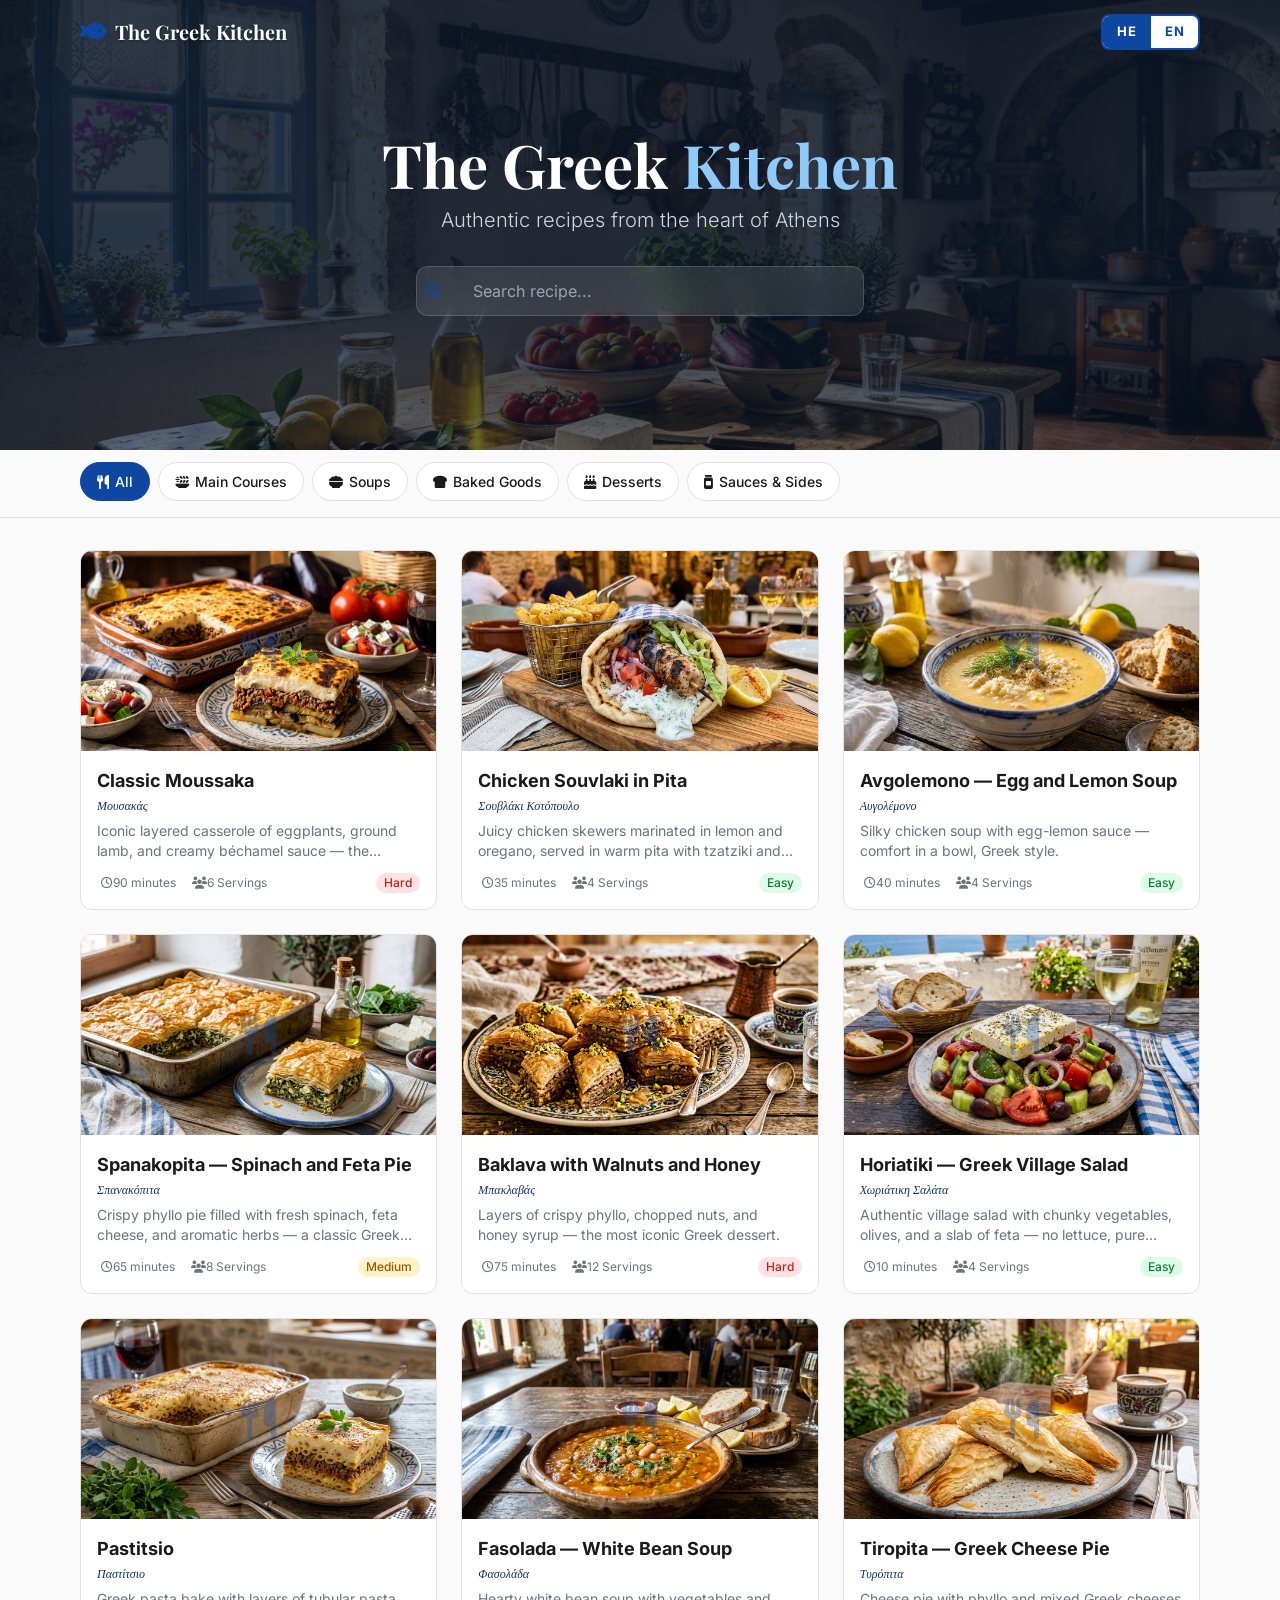
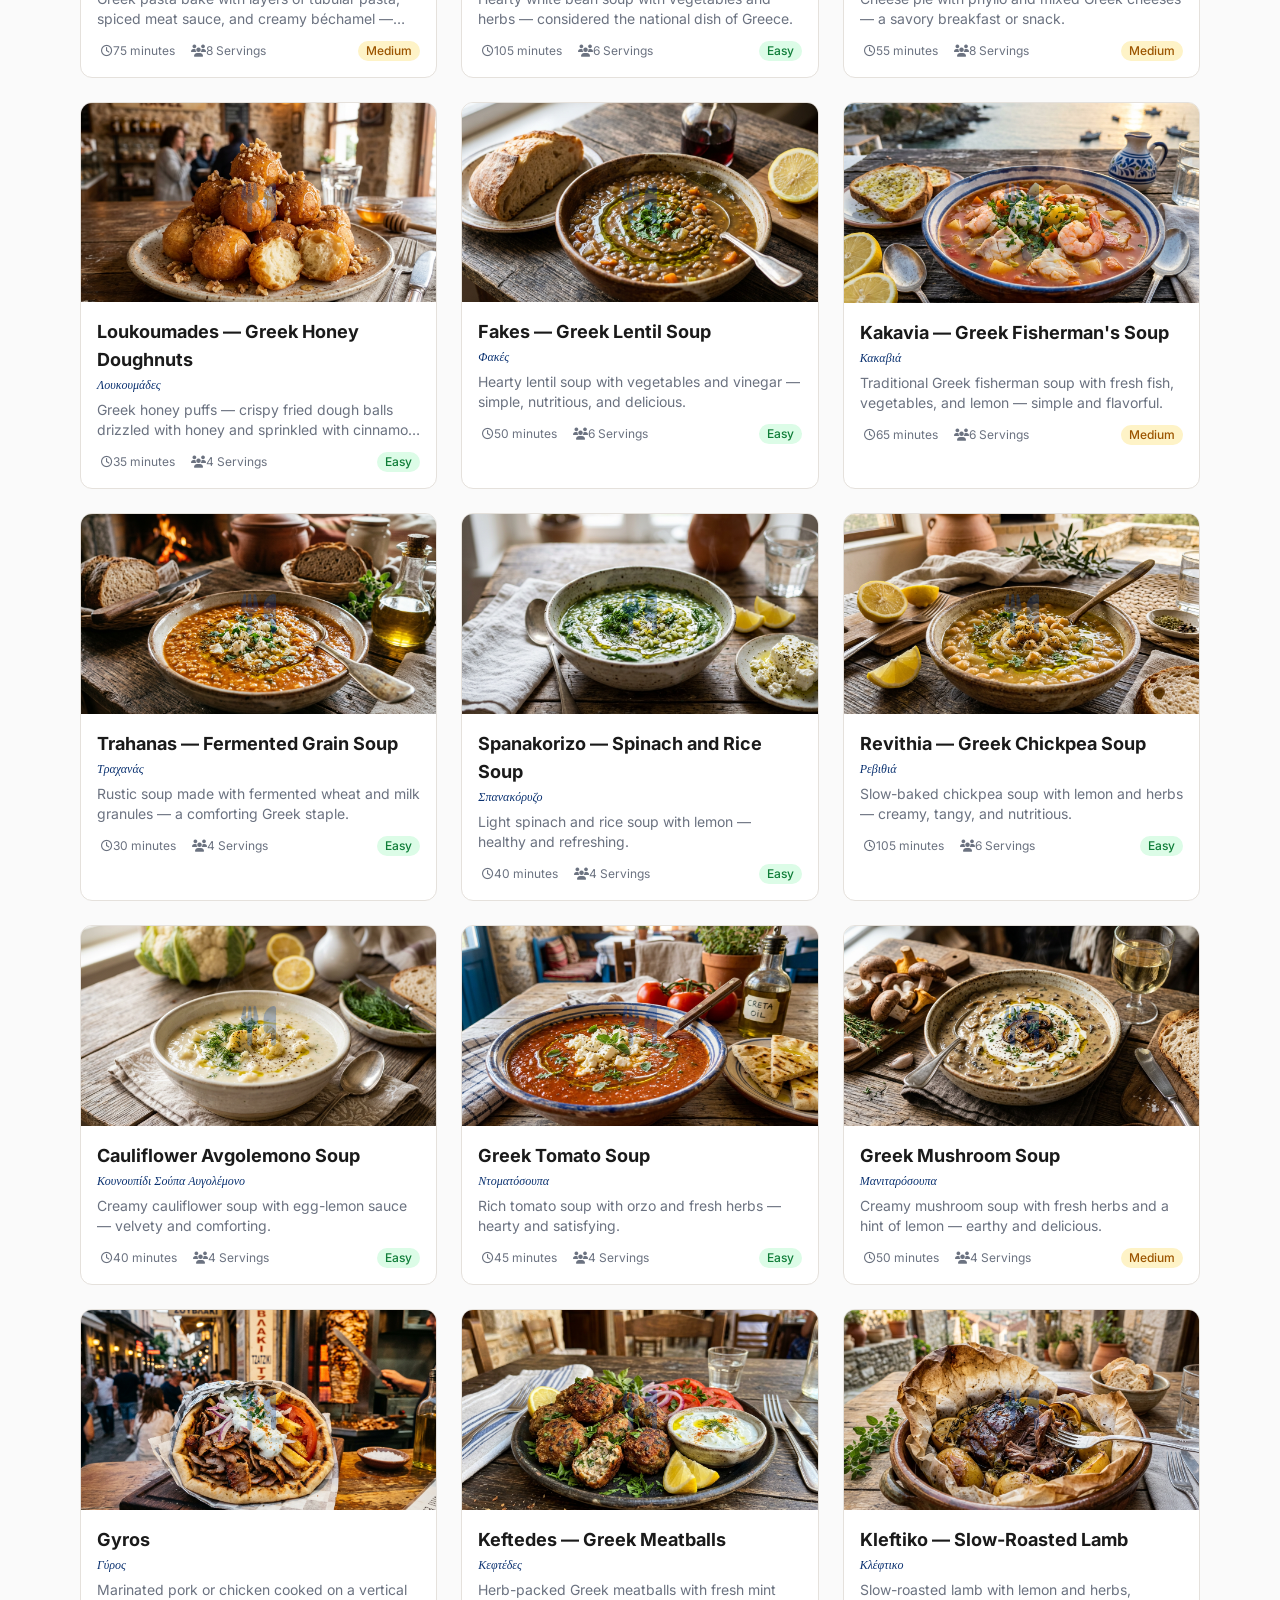
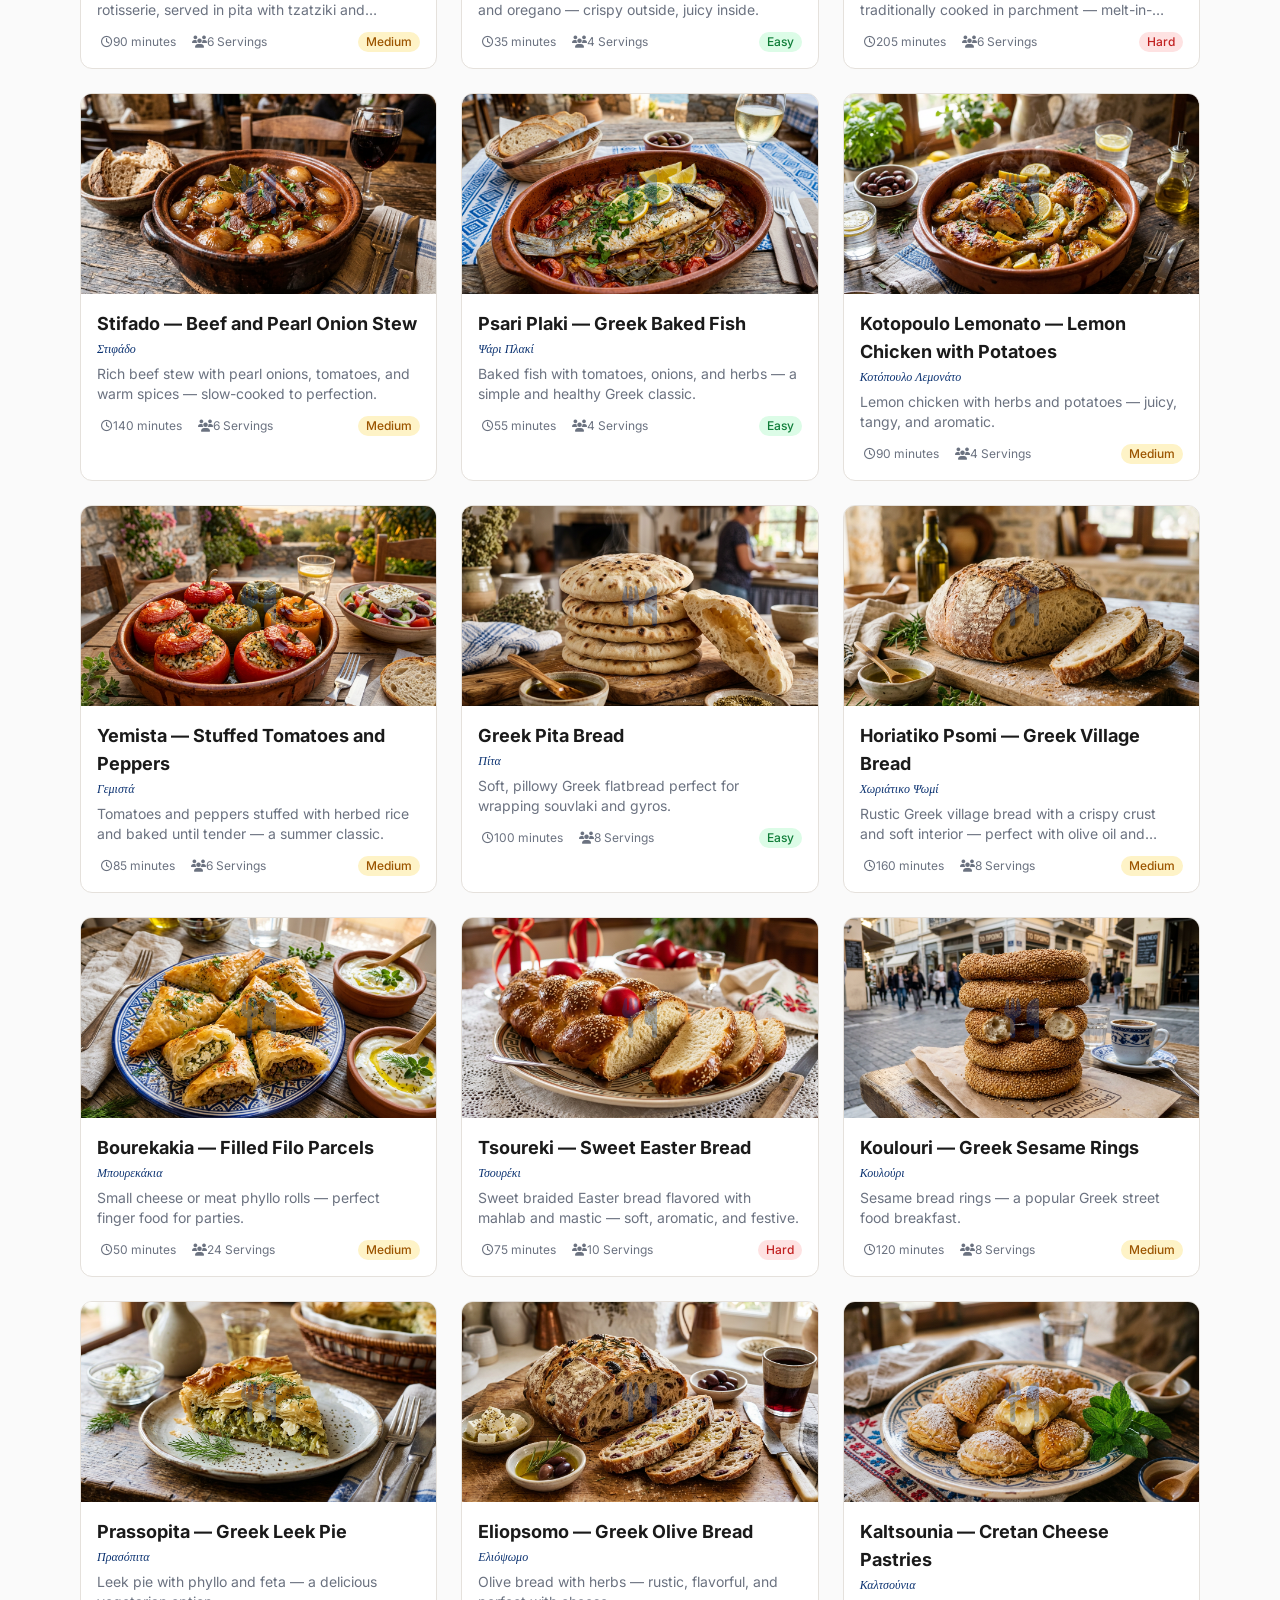
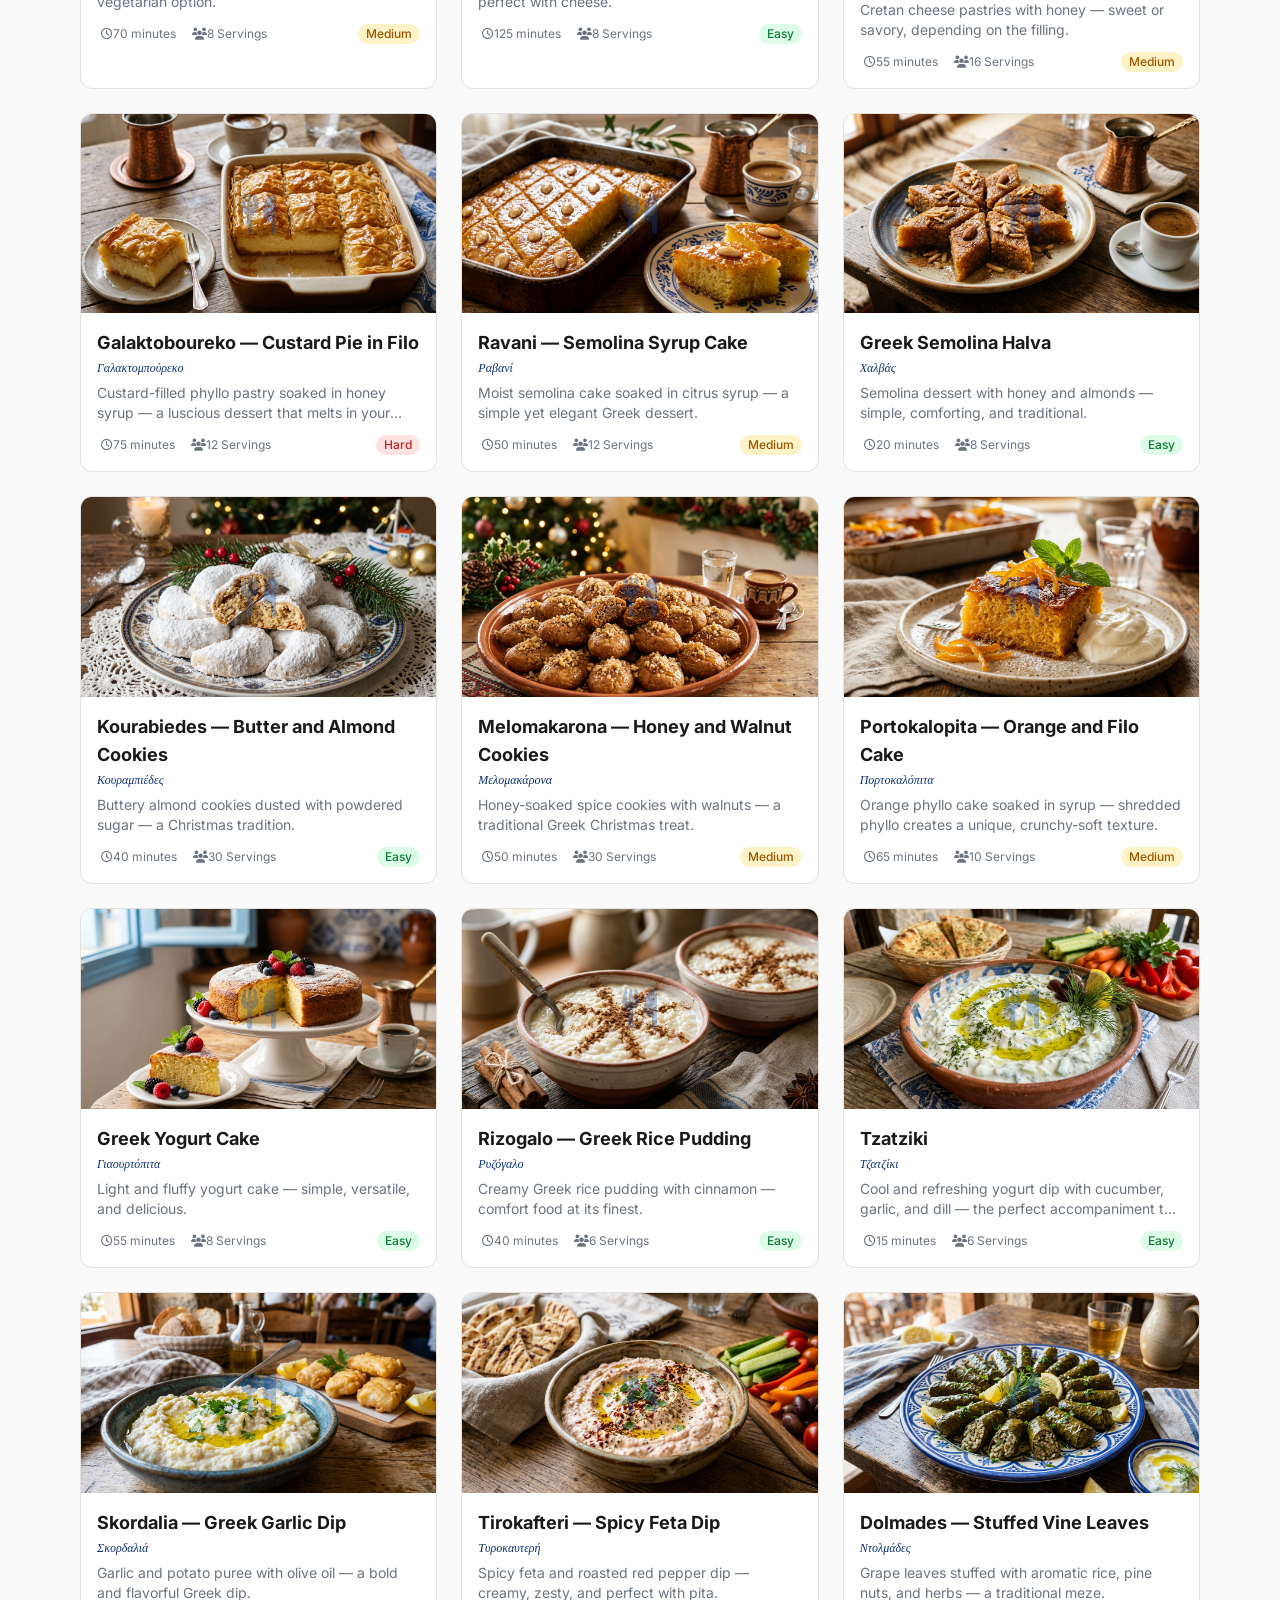
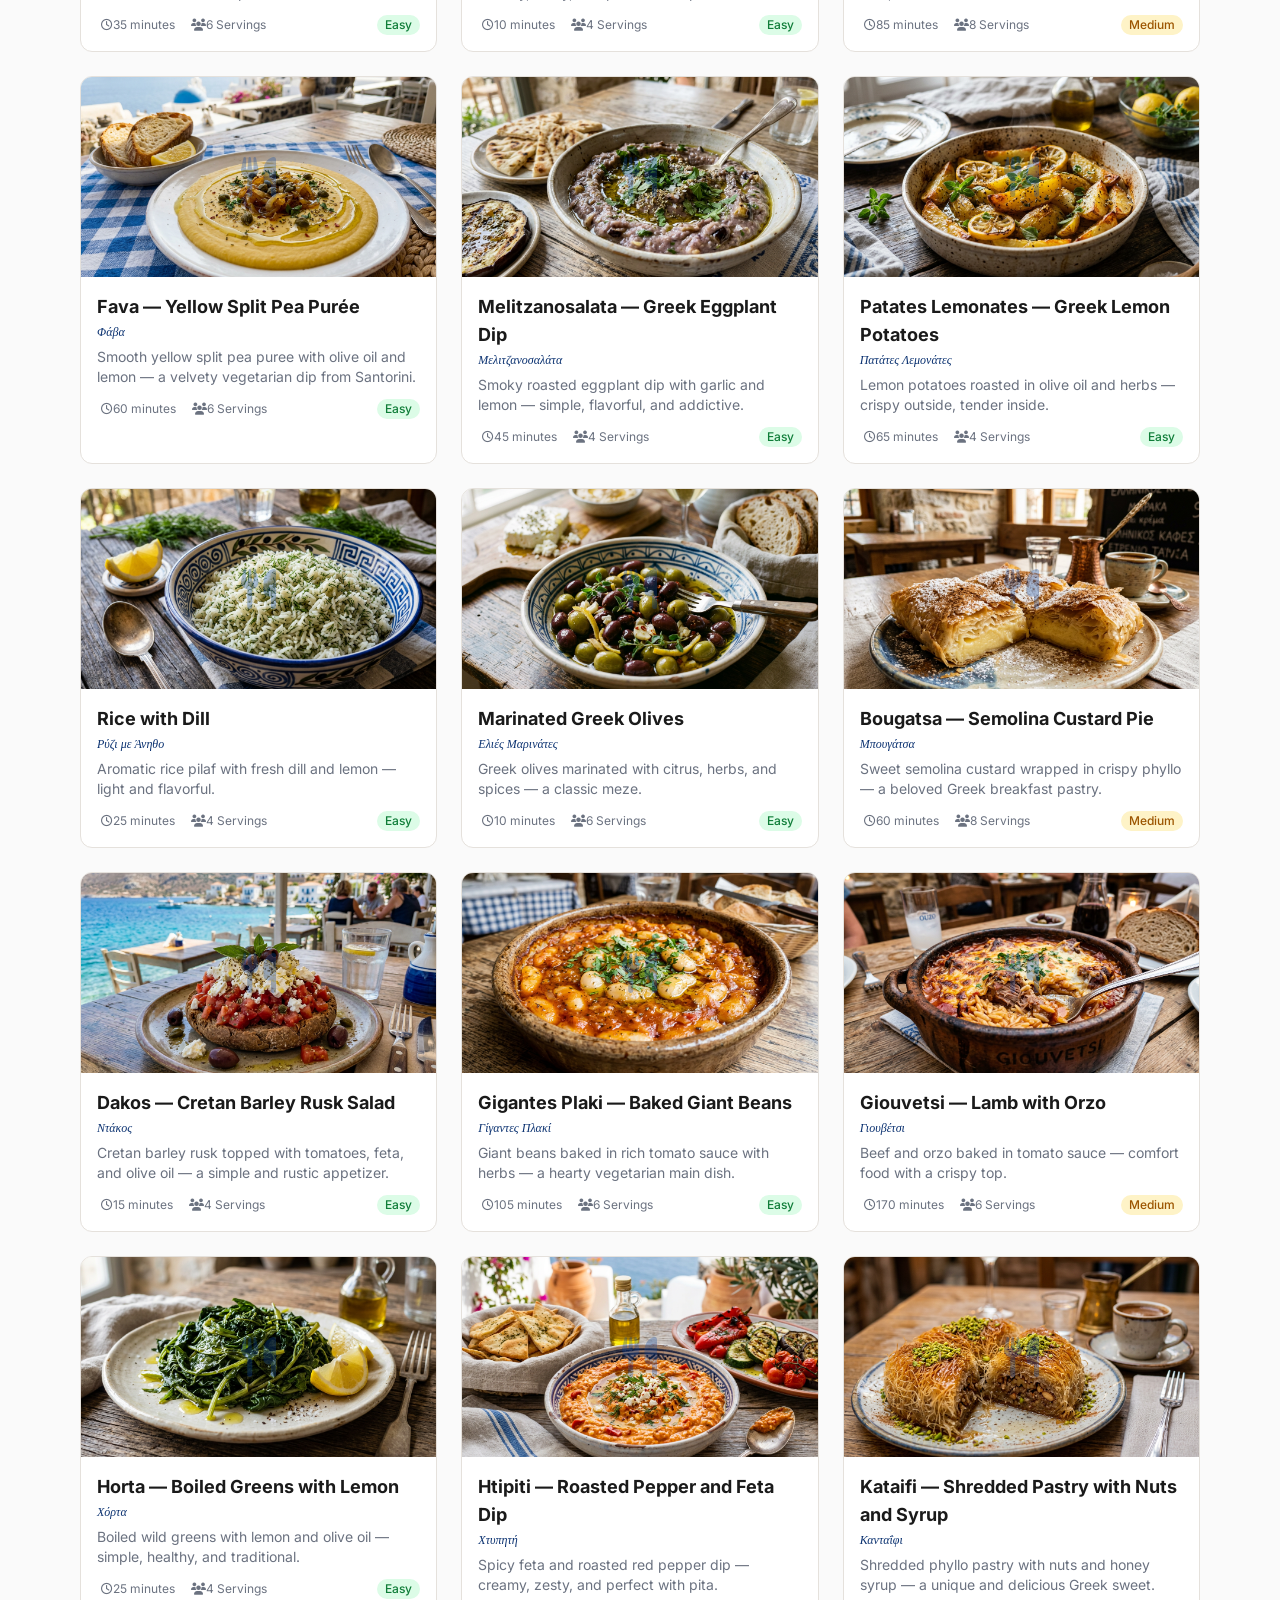
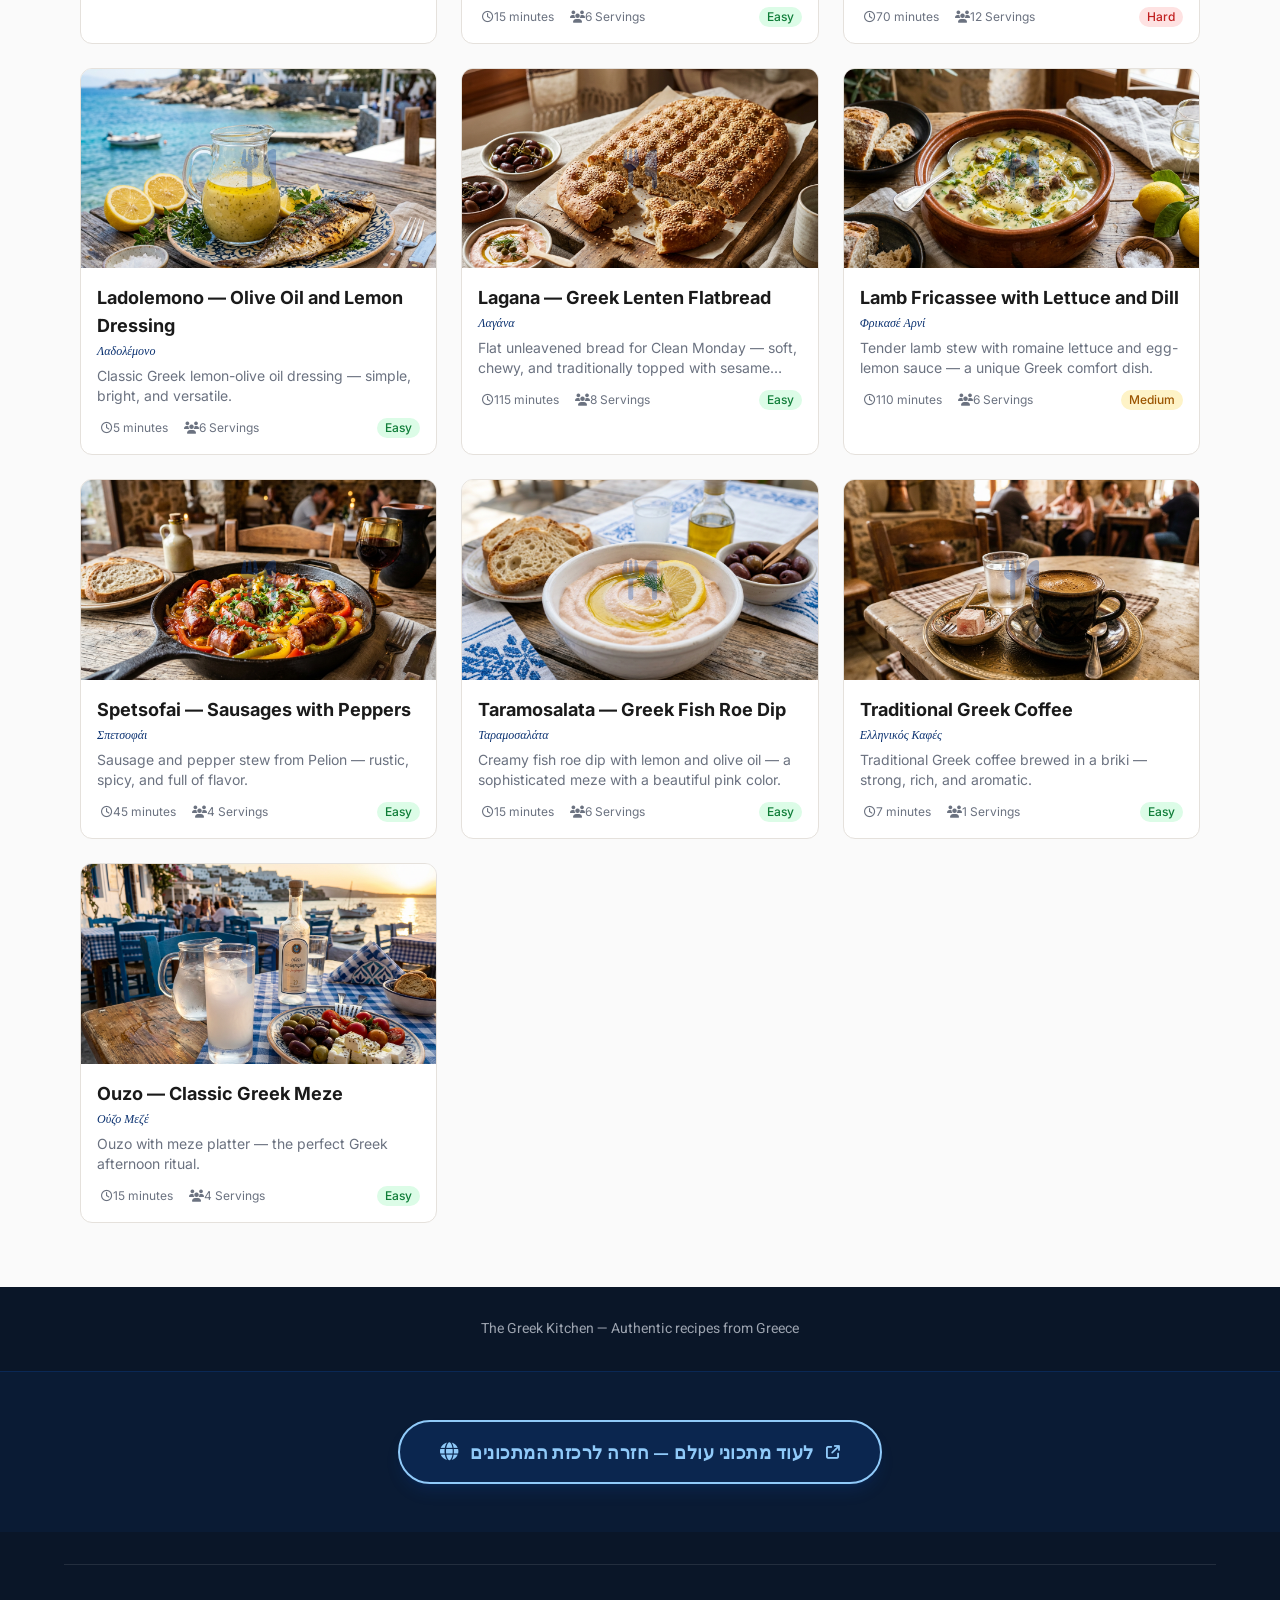
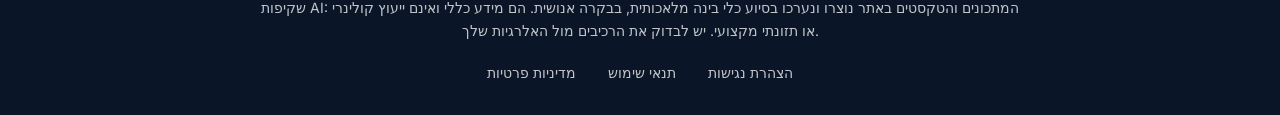
<file: index.html>
<!DOCTYPE html>
<html lang="he" dir="rtl">
<head>
    <meta charset="UTF-8">
    <meta name="viewport" content="width=device-width, initial-scale=1.0">
    <meta name="description" content="המטבח היווני — מתכונים אותנטיים מיווני, בעברית.">
    <meta property="og:title" content="המטבח היווני">
    <meta property="og:description" content="מתכונים אותנטיים מהלב של אתונה">
    <meta property="og:type" content="website">
    <!-- Security policy declared before any resource so it governs them all.
         style-src allows 'unsafe-inline' for Tailwind-generated styles only.
         frame-ancestors / X-Content-Type-Options need real headers, which
         GitHub Pages cannot set - see governance/risk-register.md -->
    <meta http-equiv="Content-Security-Policy" content="default-src 'self'; script-src 'self'; style-src 'self' 'unsafe-inline'; img-src 'self' data:; font-src 'self'; connect-src 'self'; base-uri 'self'; form-action 'self'">
    <meta name="referrer" content="strict-origin-when-cross-origin">

    <!-- Self-hosted assets: zero third-party requests. See governance/data-map.md -->
    <link rel="stylesheet" href="assets/css/tailwind.css">
    <link rel="stylesheet" href="assets/fonts/fonts.css">
    <link rel="stylesheet" href="assets/vendor/fontawesome/fontawesome.min.css">
    <title>המטבח היווני — מתכונים אותנטיים</title>

    <!-- Google Fonts -->
    <!-- Favicon -->
    <link rel="icon" href="data:image/svg+xml,<svg xmlns='http://www.w3.org/2000/svg' viewBox='0 0 100 100'><text y='.9em' font-size='90'>🐟</text></svg>">

    <!-- Font Awesome -->
    <!-- Custom Styles -->
    <link rel="stylesheet" href="css/style.css">
</head>
<body class="bg-gr-cream font-heebo text-gr-charcoal min-h-screen">

    <a href="#main" class="skip-link" data-en="Skip to main content" data-he="דלג לתוכן העיקרי">דלג לתוכן העיקרי</a>

    <!-- Header -->
    <header id="app-header" class="fixed top-0 right-0 left-0 z-50 transition-all duration-200">
        <div class="max-w-6xl mx-auto px-4 h-16 md:h-18 flex items-center justify-between">
            <a href="#/" id="header-logo" class="flex items-center gap-2">
                <span class="text-gr-primary text-2xl"><i class="fas fa-fish"></i></span>
                <span class="font-playfair font-bold text-lg md:text-xl text-gr-charcoal">המטבח היווני</span>
            </a>
            <div class="flex items-center gap-3">
                <!-- Language Switcher -->
                <div class="language-switcher">
                    <button class="lang-btn active" data-lang="he">HE</button>
                    <button class="lang-btn" data-lang="en">EN</button>
                </div>
                <!-- Back Button -->
                <button id="back-btn" class="hidden items-center gap-2 text-gr-charcoal hover:text-gr-primary transition-colors text-sm font-medium">
                    <span>חזרה למתכונים</span>
                    <i class="fas fa-arrow-left"></i>
                </button>
            </div>
        </div>
    </header>

    <!-- Main Content -->
    <main id="main">
        <!-- Home View -->
        <div id="home-view">
            <!-- Hero Section -->
            <section id="hero" class="home-hero relative flex items-center justify-center text-center overflow-hidden">
                <div class="relative z-10 px-4 w-full max-w-2xl mx-auto">
                    <h1 class="font-playfair text-4xl md:text-5xl lg:text-6xl font-bold text-white mb-3">
                        המטבח <span class="text-gr-primary-light">היווני</span>
                    </h1>
                    <p class="text-gray-300 text-lg md:text-xl mb-8 font-light">
                        מתכונים אותנטיים מהלב של אתונה
                    </p>
                    <!-- Search Bar -->
                    <div class="relative max-w-md mx-auto">
                        <div class="glass-search flex items-center rounded-xl overflow-hidden">
                            <span class="pr-4 pl-2 text-gr-primary"><i class="fas fa-search"></i></span>
                            <input
                                id="search-input"
                                type="text"
                                placeholder="חיפוש מתכון..."
                                class="w-full py-3 pl-4 bg-transparent text-white placeholder-gray-400 outline-none text-base"
                            >
                            <button id="search-clear" class="hidden pl-4 pr-2 text-gray-400 hover:text-white transition-colors">
                                <i class="fas fa-times"></i>
                            </button>
                        </div>
                    </div>
                </div>
            </section>

            <!-- Category Filters -->
            <section class="sticky top-16 md:top-18 z-40 bg-gr-cream/95 backdrop-blur-sm border-b border-gr-border">
                <div class="max-w-6xl mx-auto px-4 py-3">
                    <div id="category-filters" class="flex gap-2 overflow-x-auto pb-1 scrollbar-hide"></div>
                    <div id="result-count" class="text-gr-text-secondary text-sm mt-2 hidden"></div>
                </div>
            </section>

            <!-- Recipe Grid -->
            <section class="max-w-6xl mx-auto px-4 py-8">
                <!-- Screen-reader-only: the cards below use h3, so the hierarchy
                     needs an h2 here. Hidden visually, the design is unchanged. -->
                <h2 class="sr-only-heading" data-en="Recipes" data-he="מתכונים">מתכונים</h2>
                <div id="recipe-grid" class="grid gap-6" style="grid-template-columns: repeat(auto-fill, minmax(300px, 1fr));"></div>

                <!-- Empty State -->
                <div id="empty-state" class="hidden text-center py-16">
                    <div class="text-6xl mb-4 text-gr-primary opacity-50"><i class="fas fa-search"></i></div>
                    <h3 class="text-xl font-bold text-gr-charcoal mb-2">לא נמצאו מתכונים</h3>
                    <p class="text-gr-text-secondary mb-4">נסו לשנות את מילות החיפוש או לבחור קטגוריה אחרת</p>
                    <button id="clear-filters-btn" class="px-6 py-2 bg-gr-primary text-white rounded-lg hover:bg-gr-primary-dark transition-colors font-medium">
                        נקה חיפוש
                    </button>
                </div>

                <!-- Loading State -->
                <div id="loading-state" class="text-center py-16">
                    <div class="spinner mb-4"></div>
                    <p class="text-gr-text-secondary">טוען מתכונים...</p>
                </div>
            </section>
        </div>

        <!-- Recipe Detail View -->
        <div id="recipe-view" class="hidden"></div>
    </main>

    <!-- Footer -->
    <footer class="bg-gr-navy text-gray-400 py-8 mt-8">
        <div class="max-w-6xl mx-auto px-4 text-center">
            <p class="font-heebo text-sm">
                המטבח היווני — מתכונים אותנטיים מיווני, בעברית
                <span class="text-gr-primary mx-1"><i class="fas fa-heart"></i></span>
            </p>
        </div>

        <!-- Back to Hub -->
        <div class="py-12 bg-gr-primary/10 border-t border-gr-primary/30 mt-8">
            <div class="max-w-6xl mx-auto px-4 text-center">
                <a href="https://robertog62.github.io/recipes-world-hub/" target="_blank" rel="noopener noreferrer"
                   class="inline-flex items-center gap-3 border-2 border-gr-primary-light bg-gr-primary/25 text-gr-primary-light font-playfair font-bold text-base md:text-lg px-10 py-4 rounded-full hover:bg-gr-primary-light hover:text-gr-navy transition-all duration-300 tracking-wide shadow-lg shadow-gr-primary/20">
                    <i class="fa-solid fa-globe text-lg"></i>
                    <span>לעוד מתכוני עולם — חזרה לרכזת המתכונים</span>
                    <i class="fa-solid fa-arrow-up-right-from-square text-sm"></i>
                </a>
            </div>
        </div>

        <div class="max-w-6xl mx-auto px-4 text-center mt-8 pt-8 border-t border-white/10">
            <p class="text-sm leading-relaxed max-w-3xl mx-auto mb-5 text-white/75"
               data-en="AI transparency: the recipes and texts on this site were generated and edited with AI tools under human review. They are general guidance, not professional culinary or nutritional advice. Check ingredients against your own allergies."
               data-he="שקיפות AI: המתכונים והטקסטים באתר נוצרו ונערכו בסיוע כלי בינה מלאכותית, בבקרה אנושית. הם מידע כללי ואינם ייעוץ קולינרי או תזונתי מקצועי. יש לבדוק את הרכיבים מול האלרגיות שלך.">שקיפות AI: המתכונים והטקסטים באתר נוצרו ונערכו בסיוע כלי בינה מלאכותית, בבקרה אנושית. הם מידע כללי ואינם ייעוץ קולינרי או תזונתי מקצועי. יש לבדוק את הרכיבים מול האלרגיות שלך.</p>
            <div class="flex flex-wrap justify-center gap-x-8 gap-y-2 text-sm">
                <a href="privacy.html" class="text-white/75 hover:underline" data-en="Privacy Policy" data-he="מדיניות פרטיות">מדיניות פרטיות</a>
                <a href="terms.html" class="text-white/75 hover:underline" data-en="Terms of Use" data-he="תנאי שימוש">תנאי שימוש</a>
                <a href="accessibility.html" class="text-white/75 hover:underline" data-en="Accessibility" data-he="הצהרת נגישות">הצהרת נגישות</a>
            </div>
        </div>
    </footer>

    <!-- Scripts -->
    <script src="js/i18n.js"></script>
    <script src="js/data.js"></script>
    <script src="js/ui.js"></script>
    <script src="js/app.js"></script>
</body>
</html>
</file>
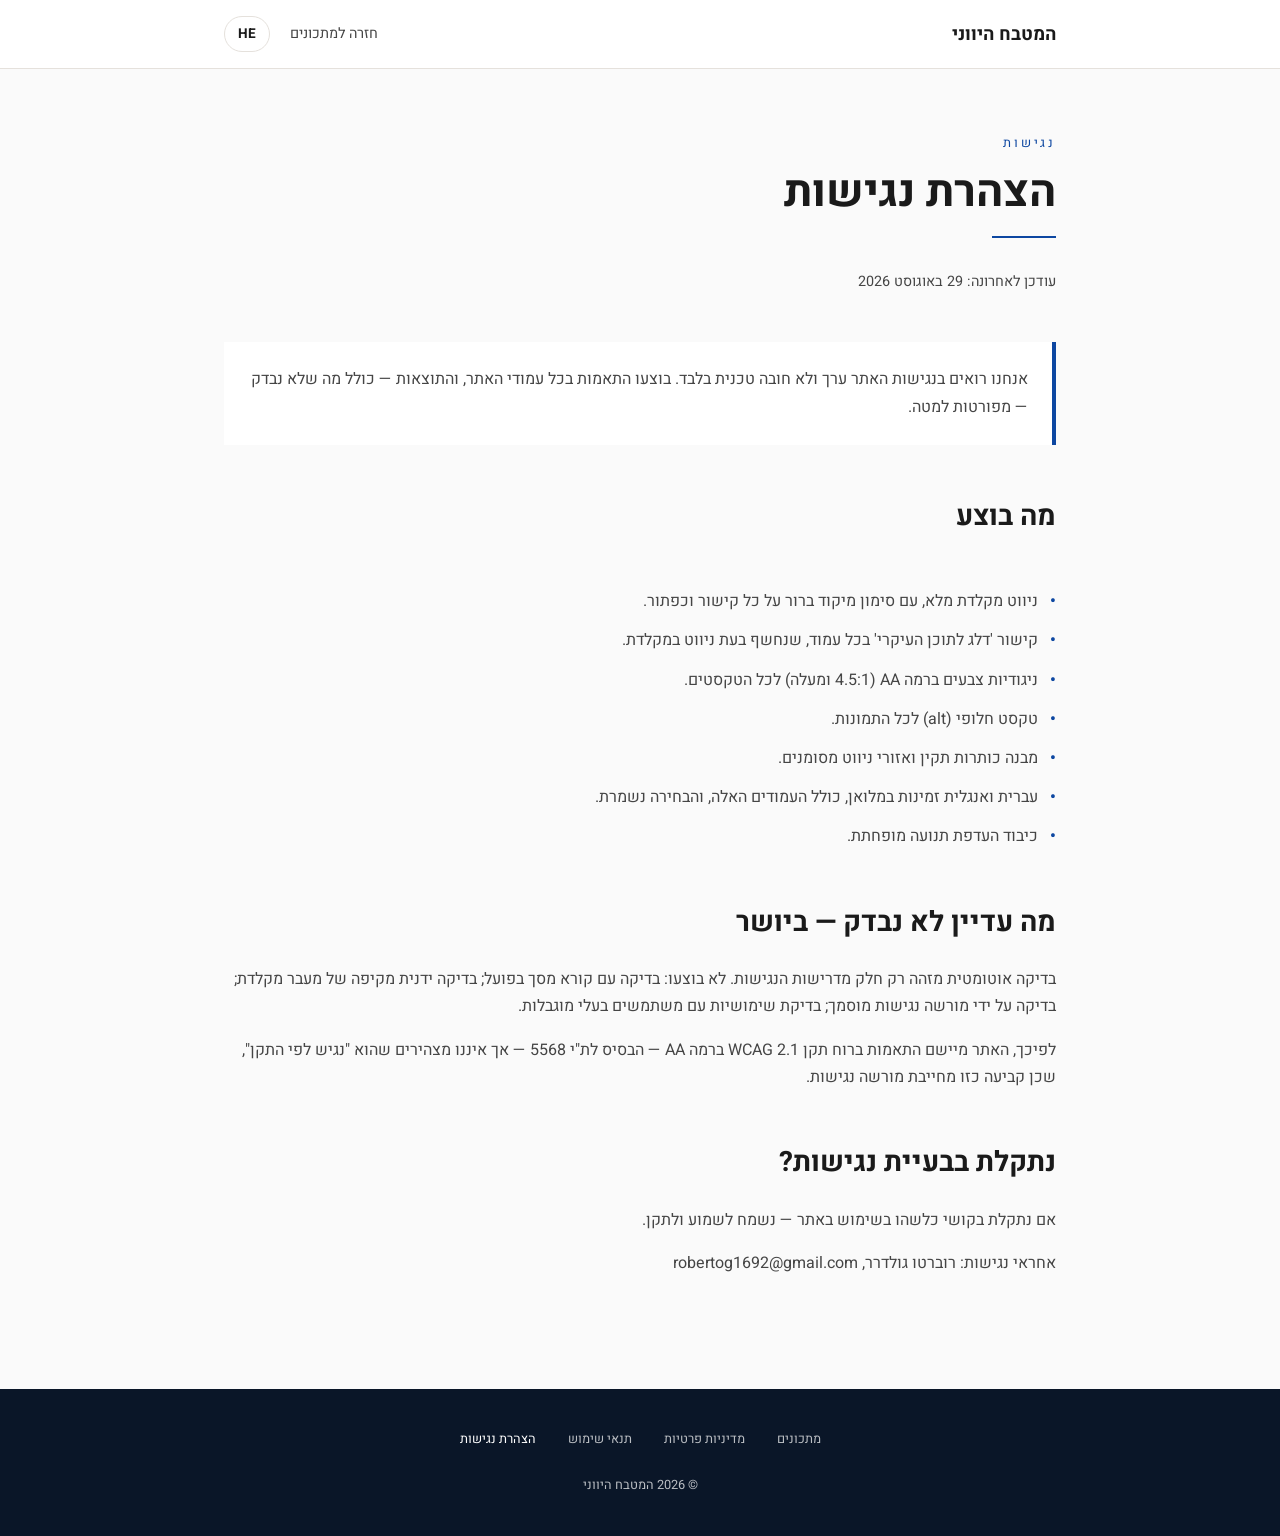
<file: accessibility.html>
<!DOCTYPE html>
<html lang="he" dir="rtl">
<head>
    <meta charset="UTF-8">
    <meta name="viewport" content="width=device-width, initial-scale=1.0">
    <title data-en="Accessibility Statement | Greek Kitchen" data-he="הצהרת נגישות | המטבח היווני">הצהרת נגישות | המטבח היווני</title>
    <meta name="description" content="הצהרת הנגישות של האתר — מה בוצע ומה לא נבדק.">
    <meta http-equiv="Content-Security-Policy" content="default-src 'self'; script-src 'self'; style-src 'self'; img-src 'self' data:; font-src 'self'; connect-src 'self'; base-uri 'self'; form-action 'self'">
    <meta name="referrer" content="strict-origin-when-cross-origin">
    <link rel="stylesheet" href="assets/fonts/fonts.css">
    <link rel="stylesheet" href="assets/css/policy.css">
</head>
<body class="p-body">

    <a href="#main" class="skip-link" data-en="Skip to main content" data-he="דלג לתוכן העיקרי">דלג לתוכן העיקרי</a>

    <nav class="p-nav" aria-label="ניווט">
        <div class="p-wrap p-nav-in">
            <a href="index.html" class="p-logo" data-en="Greek Kitchen" data-he="המטבח היווני">המטבח היווני</a>
            <div class="p-navlinks">
                <a href="index.html" class="p-back" data-en="Back to recipes" data-he="חזרה למתכונים">חזרה למתכונים</a>
                <button id="langToggle" type="button" class="p-langbtn"><span id="langLabel">HE</span></button>
            </div>
        </div>
    </nav>

    <main id="main">
        <div class="p-wrap">
            <p class="p-eyebrow" data-en="Accessibility" data-he="נגישות">נגישות</p>
            <h1 data-en="Accessibility Statement" data-he="הצהרת נגישות">הצהרת נגישות</h1>
            <div class="p-rule"></div>
            <p class="p-updated" data-en="Last updated: 29 August 2026" data-he="עודכן לאחרונה: 29 באוגוסט 2026">עודכן לאחרונה: 29 באוגוסט 2026</p>

        <div class="p-callout"><p data-en="Accessibility here is treated as something worth doing, not a box to tick. Adjustments were made across the site, and the results - including what was not tested - are set out below." data-he="אנחנו רואים בנגישות האתר ערך ולא חובה טכנית בלבד. בוצעו התאמות בכל עמודי האתר, והתוצאות — כולל מה שלא נבדק — מפורטות למטה.">Accessibility here is treated as something worth doing, not a box to tick. Adjustments were made across the site, and the results - including what was not tested - are set out below.</p></div>
        <section>
            <h2 data-en="What was done" data-he="מה בוצע">What was done</h2>
        </section>
        <ul class="p-list">
            <li><span data-en="Full keyboard navigation, with a clear focus indicator on every link and button." data-he="ניווט מקלדת מלא, עם סימון מיקוד ברור על כל קישור וכפתור.">Full keyboard navigation, with a clear focus indicator on every link and button.</span></li>
            <li><span data-en="A 'skip to main content' link on every page, revealed on keyboard focus." data-he="קישור 'דלג לתוכן העיקרי' בכל עמוד, שנחשף בעת ניווט במקלדת.">A 'skip to main content' link on every page, revealed on keyboard focus.</span></li>
            <li><span data-en="Colour contrast at AA level (4.5:1 or better) for all text." data-he="ניגודיות צבעים ברמה AA (4.5:1 ומעלה) לכל הטקסטים.">Colour contrast at AA level (4.5:1 or better) for all text.</span></li>
            <li><span data-en="Alt text on every image." data-he="טקסט חלופי (alt) לכל התמונות.">Alt text on every image.</span></li>
            <li><span data-en="Correct heading hierarchy and landmark regions." data-he="מבנה כותרות תקין ואזורי ניווט מסומנים.">Correct heading hierarchy and landmark regions.</span></li>
            <li><span data-en="Hebrew and English are both fully available, including these pages, and the choice is remembered." data-he="עברית ואנגלית זמינות במלואן, כולל העמודים האלה, והבחירה נשמרת.">Hebrew and English are both fully available, including these pages, and the choice is remembered.</span></li>
            <li><span data-en="Reduced-motion preference is honoured." data-he="כיבוד העדפת תנועה מופחתת.">Reduced-motion preference is honoured.</span></li>
        </ul>
        <section>
            <h2 data-en="What has not been tested - stated honestly" data-he="מה עדיין לא נבדק — ביושר">What has not been tested - stated honestly</h2>
            <p data-en="Automated testing covers only part of the accessibility requirements. Not done: testing with an actual screen reader; a full manual keyboard walkthrough; review by a certified accessibility professional; usability testing with disabled users." data-he="בדיקה אוטומטית מזהה רק חלק מדרישות הנגישות. לא בוצעו: בדיקה עם קורא מסך בפועל; בדיקה ידנית מקיפה של מעבר מקלדת; בדיקה על ידי מורשה נגישות מוסמך; בדיקת שימושיות עם משתמשים בעלי מוגבלות.">Automated testing covers only part of the accessibility requirements. Not done: testing with an actual screen reader; a full manual keyboard walkthrough; review by a certified accessibility professional; usability testing with disabled users.</p>
            <p data-en="Accordingly, the site applies adjustments in the spirit of WCAG 2.1 level AA - the basis for Israeli standard 5568 - but we do not state that it 'conforms to the standard', because that requires a certified accessibility professional." data-he="לפיכך, האתר מיישם התאמות ברוח תקן WCAG 2.1 ברמה AA — הבסיס לת&quot;י 5568 — אך איננו מצהירים שהוא &quot;נגיש לפי התקן&quot;, שכן קביעה כזו מחייבת מורשה נגישות.">Accordingly, the site applies adjustments in the spirit of WCAG 2.1 level AA - the basis for Israeli standard 5568 - but we do not state that it 'conforms to the standard', because that requires a certified accessibility professional.</p>
        </section>
        <section>
            <h2 data-en="Found a problem?" data-he="נתקלת בבעיית נגישות?">Found a problem?</h2>
            <p data-en="If anything here was hard to use, we would like to hear about it and fix it." data-he="אם נתקלת בקושי כלשהו בשימוש באתר — נשמח לשמוע ולתקן.">If anything here was hard to use, we would like to hear about it and fix it.</p>
            <p data-en="Accessibility contact: Roberto Goldreer, robertog1692@gmail.com" data-he="אחראי נגישות: רוברטו גולדרר, robertog1692@gmail.com">Accessibility contact: Roberto Goldreer, robertog1692@gmail.com</p>
        </section>

        </div>
    </main>

    <footer class="p-footer">
        <div class="p-wrap">
            <div class="p-footer-links">
                <a href="index.html" data-en="Recipes" data-he="מתכונים">מתכונים</a>
                <a href="privacy.html" data-en="Privacy Policy" data-he="מדיניות פרטיות">מדיניות פרטיות</a>
                <a href="terms.html" data-en="Terms of Use" data-he="תנאי שימוש">תנאי שימוש</a>
                <a href="accessibility.html" aria-current="page" data-en="Accessibility" data-he="הצהרת נגישות">הצהרת נגישות</a>
            </div>
            <p class="p-copy">&copy; 2026 המטבח היווני</p>
        </div>
    </footer>

    <script src="assets/js/policy.js"></script>
</body>
</html>
</file>
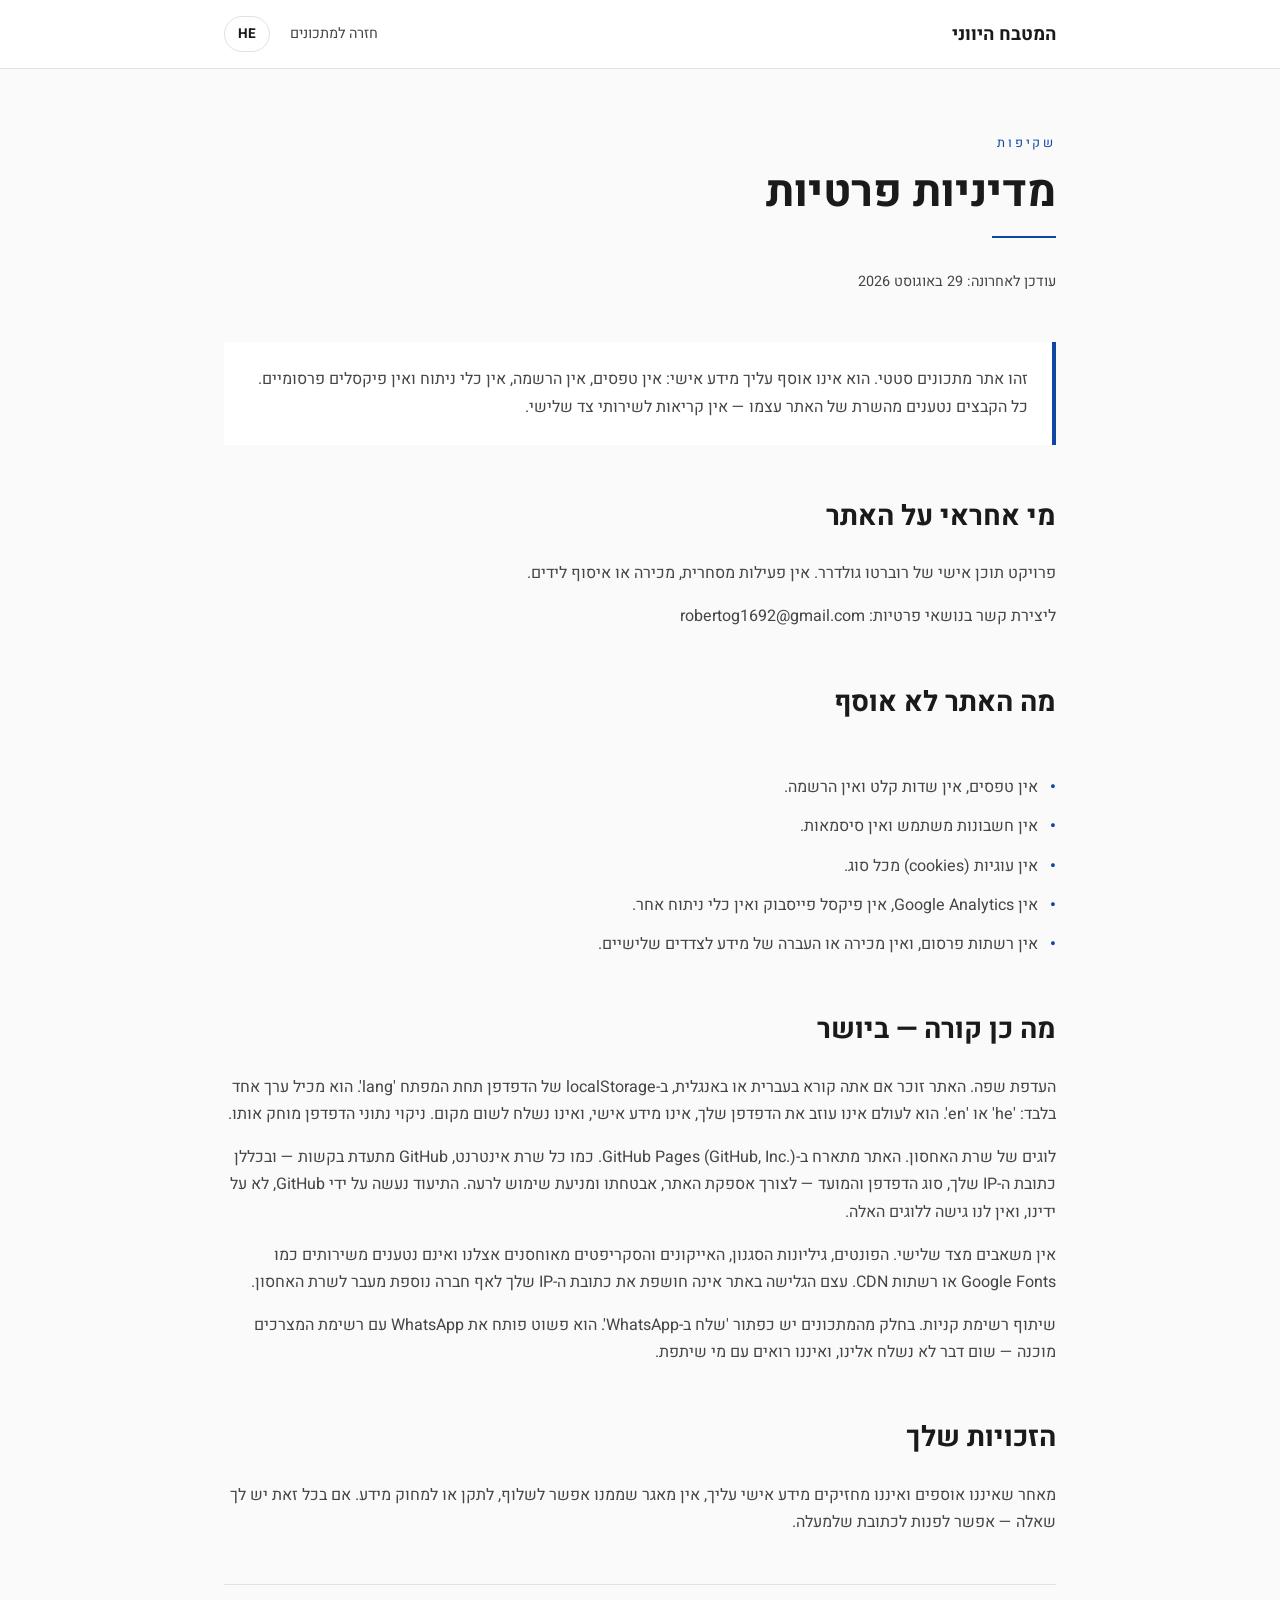
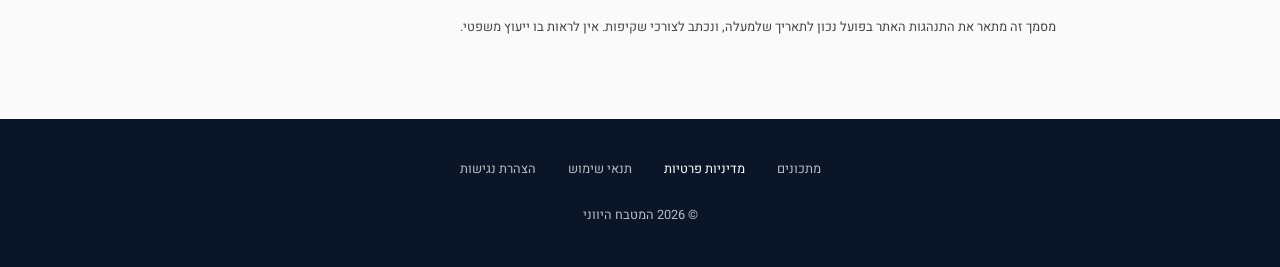
<file: privacy.html>
<!DOCTYPE html>
<html lang="he" dir="rtl">
<head>
    <meta charset="UTF-8">
    <meta name="viewport" content="width=device-width, initial-scale=1.0">
    <title data-en="Privacy Policy | Greek Kitchen" data-he="מדיניות פרטיות | המטבח היווני">מדיניות פרטיות | המטבח היווני</title>
    <meta name="description" content="מדיניות הפרטיות של האתר — מה נאסף ומה לא.">
    <meta http-equiv="Content-Security-Policy" content="default-src 'self'; script-src 'self'; style-src 'self'; img-src 'self' data:; font-src 'self'; connect-src 'self'; base-uri 'self'; form-action 'self'">
    <meta name="referrer" content="strict-origin-when-cross-origin">
    <link rel="stylesheet" href="assets/fonts/fonts.css">
    <link rel="stylesheet" href="assets/css/policy.css">
</head>
<body class="p-body">

    <a href="#main" class="skip-link" data-en="Skip to main content" data-he="דלג לתוכן העיקרי">דלג לתוכן העיקרי</a>

    <nav class="p-nav" aria-label="ניווט">
        <div class="p-wrap p-nav-in">
            <a href="index.html" class="p-logo" data-en="Greek Kitchen" data-he="המטבח היווני">המטבח היווני</a>
            <div class="p-navlinks">
                <a href="index.html" class="p-back" data-en="Back to recipes" data-he="חזרה למתכונים">חזרה למתכונים</a>
                <button id="langToggle" type="button" class="p-langbtn"><span id="langLabel">HE</span></button>
            </div>
        </div>
    </nav>

    <main id="main">
        <div class="p-wrap">
            <p class="p-eyebrow" data-en="Transparency" data-he="שקיפות">שקיפות</p>
            <h1 data-en="Privacy Policy" data-he="מדיניות פרטיות">מדיניות פרטיות</h1>
            <div class="p-rule"></div>
            <p class="p-updated" data-en="Last updated: 29 August 2026" data-he="עודכן לאחרונה: 29 באוגוסט 2026">עודכן לאחרונה: 29 באוגוסט 2026</p>

        <div class="p-callout"><p data-en="This is a static recipe site. It does not collect personal information about you: no forms, no sign-up, no analytics, no advertising pixels. Every file loads from this site's own server - there are no third-party requests." data-he="זהו אתר מתכונים סטטי. הוא אינו אוסף עליך מידע אישי: אין טפסים, אין הרשמה, אין כלי ניתוח ואין פיקסלים פרסומיים. כל הקבצים נטענים מהשרת של האתר עצמו — אין קריאות לשירותי צד שלישי.">This is a static recipe site. It does not collect personal information about you: no forms, no sign-up, no analytics, no advertising pixels. Every file loads from this site's own server - there are no third-party requests.</p></div>
        <section>
            <h2 data-en="Who runs this site" data-he="מי אחראי על האתר">Who runs this site</h2>
            <p data-en="A personal content project by Roberto Goldreer. No commerce, no sales, no lead collection." data-he="פרויקט תוכן אישי של רוברטו גולדרר. אין פעילות מסחרית, מכירה או איסוף לידים.">A personal content project by Roberto Goldreer. No commerce, no sales, no lead collection.</p>
            <p data-en="Privacy contact: robertog1692@gmail.com" data-he="ליצירת קשר בנושאי פרטיות: robertog1692@gmail.com">Privacy contact: robertog1692@gmail.com</p>
        </section>
        <section>
            <h2 data-en="What this site does not collect" data-he="מה האתר לא אוסף">What this site does not collect</h2>
        </section>
        <ul class="p-list">
            <li><span data-en="No forms, no input fields and no registration." data-he="אין טפסים, אין שדות קלט ואין הרשמה.">No forms, no input fields and no registration.</span></li>
            <li><span data-en="No user accounts and no passwords." data-he="אין חשבונות משתמש ואין סיסמאות.">No user accounts and no passwords.</span></li>
            <li><span data-en="No cookies of any kind." data-he="אין עוגיות (cookies) מכל סוג.">No cookies of any kind.</span></li>
            <li><span data-en="No Google Analytics, no Facebook pixel, no other analytics tool." data-he="אין Google Analytics, אין פיקסל פייסבוק ואין כלי ניתוח אחר.">No Google Analytics, no Facebook pixel, no other analytics tool.</span></li>
            <li><span data-en="No advertising networks, and no sale or sharing of data with third parties." data-he="אין רשתות פרסום, ואין מכירה או העברה של מידע לצדדים שלישיים.">No advertising networks, and no sale or sharing of data with third parties.</span></li>
        </ul>
        <section>
            <h2 data-en="What does happen - stated plainly" data-he="מה כן קורה — ביושר">What does happen - stated plainly</h2>
            <p data-en="Language preference. The site remembers whether you are reading in Hebrew or English, in your browser's localStorage under the key 'lang'. It holds one value: 'he' or 'en'. It never leaves your browser, it is not personal information, and it is not sent anywhere. Clearing your browser data removes it." data-he="העדפת שפה. האתר זוכר אם אתה קורא בעברית או באנגלית, ב-localStorage של הדפדפן תחת המפתח 'lang'. הוא מכיל ערך אחד בלבד: 'he' או 'en'. הוא לעולם אינו עוזב את הדפדפן שלך, אינו מידע אישי, ואינו נשלח לשום מקום. ניקוי נתוני הדפדפן מוחק אותו.">Language preference. The site remembers whether you are reading in Hebrew or English, in your browser's localStorage under the key 'lang'. It holds one value: 'he' or 'en'. It never leaves your browser, it is not personal information, and it is not sent anywhere. Clearing your browser data removes it.</p>
            <p data-en="Hosting logs. The site is hosted on GitHub Pages (GitHub, Inc.). Like any web server, GitHub records requests - including your IP address, browser type and time - to serve the site, secure it and prevent abuse. That logging is done by GitHub, not by us, and we have no access to those logs." data-he="לוגים של שרת האחסון. האתר מתארח ב-GitHub Pages (GitHub, Inc.). כמו כל שרת אינטרנט, GitHub מתעדת בקשות — ובכללן כתובת ה-IP שלך, סוג הדפדפן והמועד — לצורך אספקת האתר, אבטחתו ומניעת שימוש לרעה. התיעוד נעשה על ידי GitHub, לא על ידינו, ואין לנו גישה ללוגים האלה.">Hosting logs. The site is hosted on GitHub Pages (GitHub, Inc.). Like any web server, GitHub records requests - including your IP address, browser type and time - to serve the site, secure it and prevent abuse. That logging is done by GitHub, not by us, and we have no access to those logs.</p>
            <p data-en="No third-party resources. Fonts, stylesheets, icons and scripts are all stored here and are not loaded from services such as Google Fonts or a CDN. Simply browsing this site does not expose your IP address to any company beyond the host." data-he="אין משאבים מצד שלישי. הפונטים, גיליונות הסגנון, האייקונים והסקריפטים מאוחסנים אצלנו ואינם נטענים משירותים כמו Google Fonts או רשתות CDN. עצם הגלישה באתר אינה חושפת את כתובת ה-IP שלך לאף חברה נוספת מעבר לשרת האחסון.">No third-party resources. Fonts, stylesheets, icons and scripts are all stored here and are not loaded from services such as Google Fonts or a CDN. Simply browsing this site does not expose your IP address to any company beyond the host.</p>
            <p data-en="Sharing a shopping list. Some recipes offer a 'send by WhatsApp' button. It simply opens WhatsApp with the ingredient list ready - nothing is sent to us, and we do not see who you shared it with." data-he="שיתוף רשימת קניות. בחלק מהמתכונים יש כפתור 'שלח ב-WhatsApp'. הוא פשוט פותח את WhatsApp עם רשימת המצרכים מוכנה — שום דבר לא נשלח אלינו, ואיננו רואים עם מי שיתפת.">Sharing a shopping list. Some recipes offer a 'send by WhatsApp' button. It simply opens WhatsApp with the ingredient list ready - nothing is sent to us, and we do not see who you shared it with.</p>
        </section>
        <section>
            <h2 data-en="Your rights" data-he="הזכויות שלך">Your rights</h2>
            <p data-en="Because we do not collect or hold personal data about you, there is no record to retrieve, correct or delete. If you still have a question, write to the address above." data-he="מאחר שאיננו אוספים ואיננו מחזיקים מידע אישי עליך, אין מאגר שממנו אפשר לשלוף, לתקן או למחוק מידע. אם בכל זאת יש לך שאלה — אפשר לפנות לכתובת שלמעלה.">Because we do not collect or hold personal data about you, there is no record to retrieve, correct or delete. If you still have a question, write to the address above.</p>
        </section>
        <div class="p-note"><p data-en="This document describes how the site actually behaves as of the date above, and is written for transparency. It is not legal advice." data-he="מסמך זה מתאר את התנהגות האתר בפועל נכון לתאריך שלמעלה, ונכתב לצורכי שקיפות. אין לראות בו ייעוץ משפטי.">This document describes how the site actually behaves as of the date above, and is written for transparency. It is not legal advice.</p></div>

        </div>
    </main>

    <footer class="p-footer">
        <div class="p-wrap">
            <div class="p-footer-links">
                <a href="index.html" data-en="Recipes" data-he="מתכונים">מתכונים</a>
                <a href="privacy.html" aria-current="page" data-en="Privacy Policy" data-he="מדיניות פרטיות">מדיניות פרטיות</a>
                <a href="terms.html" data-en="Terms of Use" data-he="תנאי שימוש">תנאי שימוש</a>
                <a href="accessibility.html" data-en="Accessibility" data-he="הצהרת נגישות">הצהרת נגישות</a>
            </div>
            <p class="p-copy">&copy; 2026 המטבח היווני</p>
        </div>
    </footer>

    <script src="assets/js/policy.js"></script>
</body>
</html>
</file>
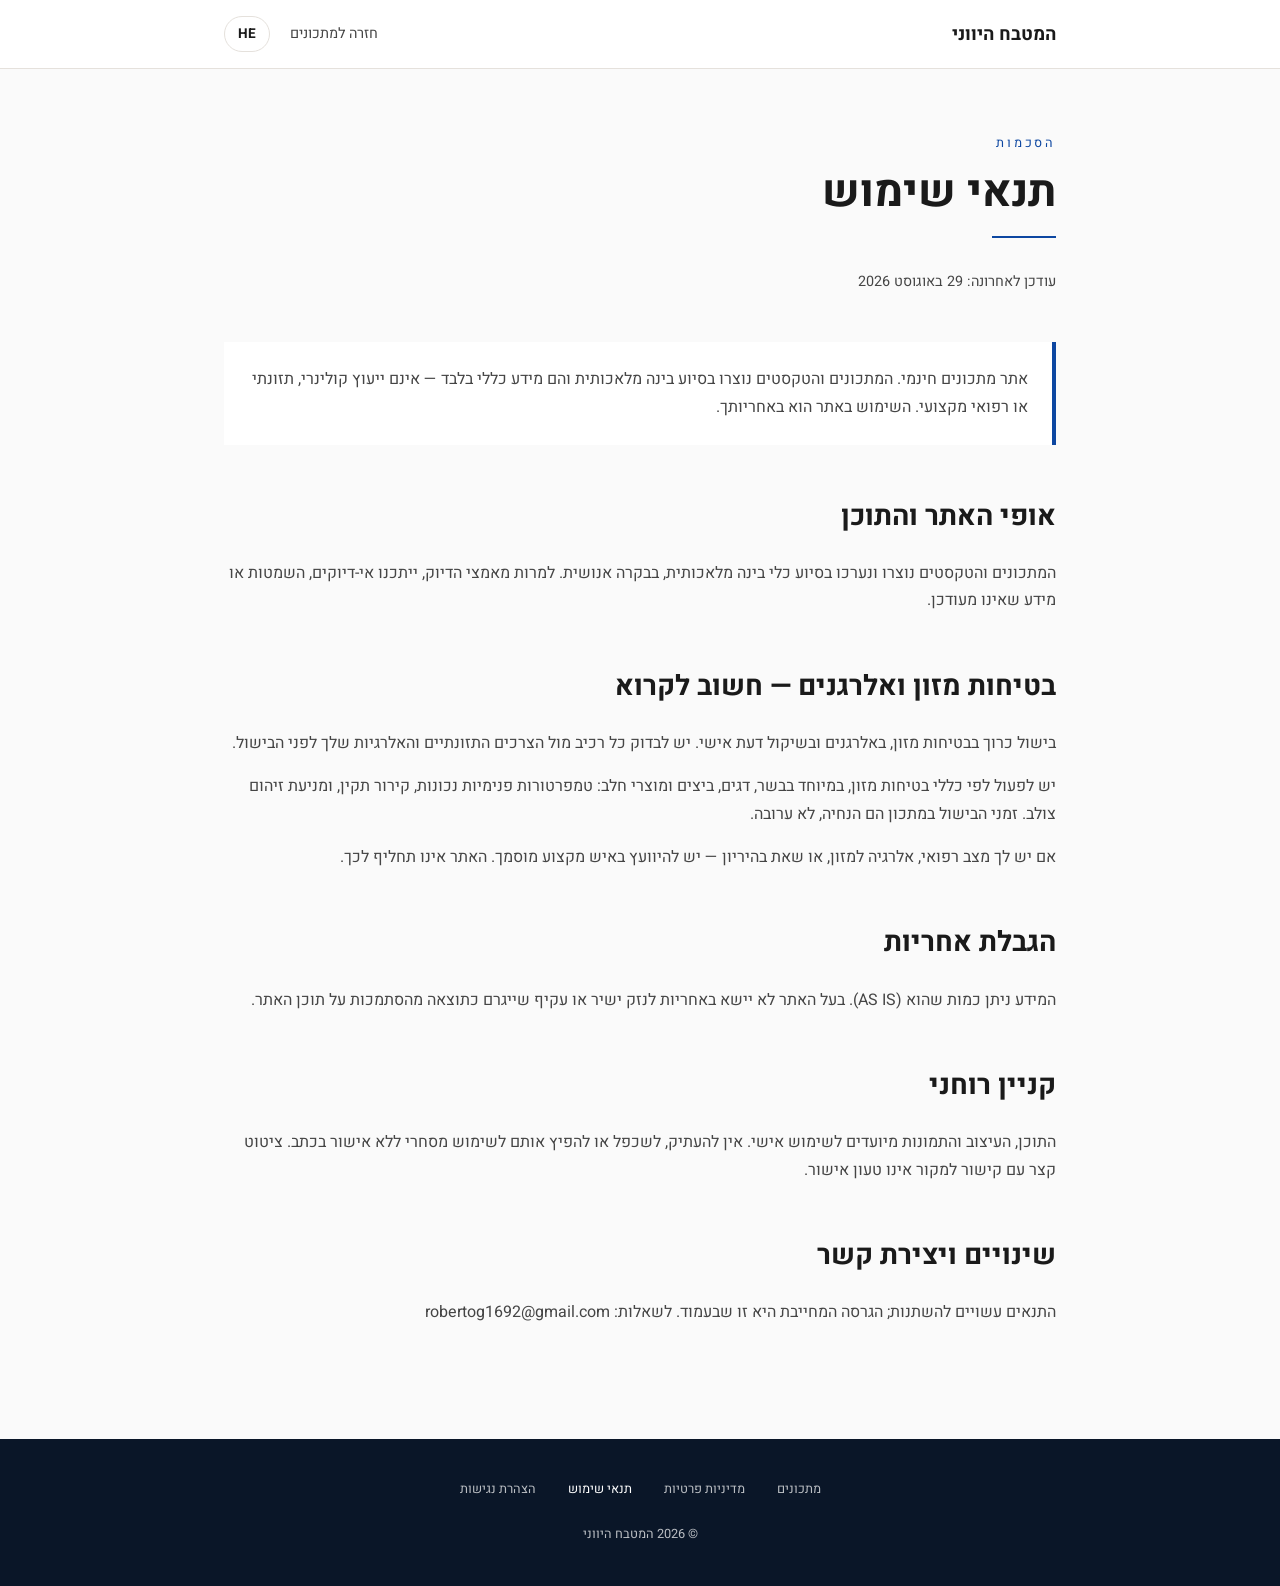
<file: terms.html>
<!DOCTYPE html>
<html lang="he" dir="rtl">
<head>
    <meta charset="UTF-8">
    <meta name="viewport" content="width=device-width, initial-scale=1.0">
    <title data-en="Terms of Use | Greek Kitchen" data-he="תנאי שימוש | המטבח היווני">תנאי שימוש | המטבח היווני</title>
    <meta name="description" content="תנאי השימוש באתר, בטיחות מזון והגבלת אחריות.">
    <meta http-equiv="Content-Security-Policy" content="default-src 'self'; script-src 'self'; style-src 'self'; img-src 'self' data:; font-src 'self'; connect-src 'self'; base-uri 'self'; form-action 'self'">
    <meta name="referrer" content="strict-origin-when-cross-origin">
    <link rel="stylesheet" href="assets/fonts/fonts.css">
    <link rel="stylesheet" href="assets/css/policy.css">
</head>
<body class="p-body">

    <a href="#main" class="skip-link" data-en="Skip to main content" data-he="דלג לתוכן העיקרי">דלג לתוכן העיקרי</a>

    <nav class="p-nav" aria-label="ניווט">
        <div class="p-wrap p-nav-in">
            <a href="index.html" class="p-logo" data-en="Greek Kitchen" data-he="המטבח היווני">המטבח היווני</a>
            <div class="p-navlinks">
                <a href="index.html" class="p-back" data-en="Back to recipes" data-he="חזרה למתכונים">חזרה למתכונים</a>
                <button id="langToggle" type="button" class="p-langbtn"><span id="langLabel">HE</span></button>
            </div>
        </div>
    </nav>

    <main id="main">
        <div class="p-wrap">
            <p class="p-eyebrow" data-en="Agreements" data-he="הסכמות">הסכמות</p>
            <h1 data-en="Terms of Use" data-he="תנאי שימוש">תנאי שימוש</h1>
            <div class="p-rule"></div>
            <p class="p-updated" data-en="Last updated: 29 August 2026" data-he="עודכן לאחרונה: 29 באוגוסט 2026">עודכן לאחרונה: 29 באוגוסט 2026</p>

        <div class="p-callout"><p data-en="A free recipe site. The recipes and texts were created with AI assistance and are general guidance only - not professional culinary, nutritional or medical advice. Use of the site is at your own responsibility." data-he="אתר מתכונים חינמי. המתכונים והטקסטים נוצרו בסיוע בינה מלאכותית והם מידע כללי בלבד — אינם ייעוץ קולינרי, תזונתי או רפואי מקצועי. השימוש באתר הוא באחריותך.">A free recipe site. The recipes and texts were created with AI assistance and are general guidance only - not professional culinary, nutritional or medical advice. Use of the site is at your own responsibility.</p></div>
        <section>
            <h2 data-en="The nature of the content" data-he="אופי האתר והתוכן">The nature of the content</h2>
            <p data-en="The recipes and texts were generated and edited with AI tools under human review. Despite efforts at accuracy, there may be errors, omissions or outdated information." data-he="המתכונים והטקסטים נוצרו ונערכו בסיוע כלי בינה מלאכותית, בבקרה אנושית. למרות מאמצי הדיוק, ייתכנו אי-דיוקים, השמטות או מידע שאינו מעודכן.">The recipes and texts were generated and edited with AI tools under human review. Despite efforts at accuracy, there may be errors, omissions or outdated information.</p>
        </section>
        <section>
            <h2 data-en="Food safety and allergens - please read" data-he="בטיחות מזון ואלרגנים — חשוב לקרוא">Food safety and allergens - please read</h2>
            <p data-en="Cooking involves food safety, allergens and personal judgement. Check every ingredient against your own dietary needs and allergies before cooking." data-he="בישול כרוך בבטיחות מזון, באלרגנים ובשיקול דעת אישי. יש לבדוק כל רכיב מול הצרכים התזונתיים והאלרגיות שלך לפני הבישול.">Cooking involves food safety, allergens and personal judgement. Check every ingredient against your own dietary needs and allergies before cooking.</p>
            <p data-en="Follow safe food-handling practice, especially with meat, fish, eggs and dairy: correct internal temperatures, proper refrigeration and no cross-contamination. Cooking times in a recipe are a guide, not a guarantee." data-he="יש לפעול לפי כללי בטיחות מזון, במיוחד בבשר, דגים, ביצים ומוצרי חלב: טמפרטורות פנימיות נכונות, קירור תקין, ומניעת זיהום צולב. זמני הבישול במתכון הם הנחיה, לא ערובה.">Follow safe food-handling practice, especially with meat, fish, eggs and dairy: correct internal temperatures, proper refrigeration and no cross-contamination. Cooking times in a recipe are a guide, not a guarantee.</p>
            <p data-en="If you have a medical condition, a food allergy, or you are pregnant, consult a qualified professional. This site is not a substitute for that." data-he="אם יש לך מצב רפואי, אלרגיה למזון, או שאת בהיריון — יש להיוועץ באיש מקצוע מוסמך. האתר אינו תחליף לכך.">If you have a medical condition, a food allergy, or you are pregnant, consult a qualified professional. This site is not a substitute for that.</p>
        </section>
        <section>
            <h2 data-en="Limitation of liability" data-he="הגבלת אחריות">Limitation of liability</h2>
            <p data-en="The information is provided AS IS. The site owner accepts no liability for direct or indirect damage arising from reliance on the content." data-he="המידע ניתן כמות שהוא (AS IS). בעל האתר לא יישא באחריות לנזק ישיר או עקיף שייגרם כתוצאה מהסתמכות על תוכן האתר.">The information is provided AS IS. The site owner accepts no liability for direct or indirect damage arising from reliance on the content.</p>
        </section>
        <section>
            <h2 data-en="Intellectual property" data-he="קניין רוחני">Intellectual property</h2>
            <p data-en="The content, design and images are intended for personal use. Do not copy, reproduce or distribute them commercially without written permission. A short quotation with a link to the source needs no permission." data-he="התוכן, העיצוב והתמונות מיועדים לשימוש אישי. אין להעתיק, לשכפל או להפיץ אותם לשימוש מסחרי ללא אישור בכתב. ציטוט קצר עם קישור למקור אינו טעון אישור.">The content, design and images are intended for personal use. Do not copy, reproduce or distribute them commercially without written permission. A short quotation with a link to the source needs no permission.</p>
        </section>
        <section>
            <h2 data-en="Changes and contact" data-he="שינויים ויצירת קשר">Changes and contact</h2>
            <p data-en="These terms may change; the binding version is the one on this page. Questions: robertog1692@gmail.com" data-he="התנאים עשויים להשתנות; הגרסה המחייבת היא זו שבעמוד. לשאלות: robertog1692@gmail.com">These terms may change; the binding version is the one on this page. Questions: robertog1692@gmail.com</p>
        </section>

        </div>
    </main>

    <footer class="p-footer">
        <div class="p-wrap">
            <div class="p-footer-links">
                <a href="index.html" data-en="Recipes" data-he="מתכונים">מתכונים</a>
                <a href="privacy.html" data-en="Privacy Policy" data-he="מדיניות פרטיות">מדיניות פרטיות</a>
                <a href="terms.html" aria-current="page" data-en="Terms of Use" data-he="תנאי שימוש">תנאי שימוש</a>
                <a href="accessibility.html" data-en="Accessibility" data-he="הצהרת נגישות">הצהרת נגישות</a>
            </div>
            <p class="p-copy">&copy; 2026 המטבח היווני</p>
        </div>
    </footer>

    <script src="assets/js/policy.js"></script>
</body>
</html>
</file>
<file: assets/fonts/fonts.css>
@font-face{font-family:'Heebo';font-style:normal;font-weight:300;font-display:swap;src:url('heebo-300-normal-hebrew.woff2') format('woff2');unicode-range:U+0307-0308, U+0590-05FF, U+200C-2010, U+20AA, U+25CC, U+FB1D-FB4F;}
@font-face{font-family:'Heebo';font-style:normal;font-weight:300;font-display:swap;src:url('heebo-300-normal-latin-ext.woff2') format('woff2');unicode-range:U+0100-02BA, U+02BD-02C5, U+02C7-02CC, U+02CE-02D7, U+02DD-02FF, U+0304, U+0308, U+0329, U+1D00-1DBF, U+1E00-1E9F, U+1EF2-1EFF, U+2020, U+20A0-20AB, U+20AD-20C0, U+2113, U+2C60-2C7F, U+A720-A7FF;}
@font-face{font-family:'Heebo';font-style:normal;font-weight:300;font-display:swap;src:url('heebo-300-normal-latin.woff2') format('woff2');unicode-range:U+0000-00FF, U+0131, U+0152-0153, U+02BB-02BC, U+02C6, U+02DA, U+02DC, U+0304, U+0308, U+0329, U+2000-206F, U+20AC, U+2122, U+2191, U+2193, U+2212, U+2215, U+FEFF, U+FFFD;}
@font-face{font-family:'Heebo';font-style:normal;font-weight:400;font-display:swap;src:url('heebo-400-normal-hebrew.woff2') format('woff2');unicode-range:U+0307-0308, U+0590-05FF, U+200C-2010, U+20AA, U+25CC, U+FB1D-FB4F;}
@font-face{font-family:'Heebo';font-style:normal;font-weight:400;font-display:swap;src:url('heebo-400-normal-latin-ext.woff2') format('woff2');unicode-range:U+0100-02BA, U+02BD-02C5, U+02C7-02CC, U+02CE-02D7, U+02DD-02FF, U+0304, U+0308, U+0329, U+1D00-1DBF, U+1E00-1E9F, U+1EF2-1EFF, U+2020, U+20A0-20AB, U+20AD-20C0, U+2113, U+2C60-2C7F, U+A720-A7FF;}
@font-face{font-family:'Heebo';font-style:normal;font-weight:400;font-display:swap;src:url('heebo-400-normal-latin.woff2') format('woff2');unicode-range:U+0000-00FF, U+0131, U+0152-0153, U+02BB-02BC, U+02C6, U+02DA, U+02DC, U+0304, U+0308, U+0329, U+2000-206F, U+20AC, U+2122, U+2191, U+2193, U+2212, U+2215, U+FEFF, U+FFFD;}
@font-face{font-family:'Heebo';font-style:normal;font-weight:500;font-display:swap;src:url('heebo-500-normal-hebrew.woff2') format('woff2');unicode-range:U+0307-0308, U+0590-05FF, U+200C-2010, U+20AA, U+25CC, U+FB1D-FB4F;}
@font-face{font-family:'Heebo';font-style:normal;font-weight:500;font-display:swap;src:url('heebo-500-normal-latin-ext.woff2') format('woff2');unicode-range:U+0100-02BA, U+02BD-02C5, U+02C7-02CC, U+02CE-02D7, U+02DD-02FF, U+0304, U+0308, U+0329, U+1D00-1DBF, U+1E00-1E9F, U+1EF2-1EFF, U+2020, U+20A0-20AB, U+20AD-20C0, U+2113, U+2C60-2C7F, U+A720-A7FF;}
@font-face{font-family:'Heebo';font-style:normal;font-weight:500;font-display:swap;src:url('heebo-500-normal-latin.woff2') format('woff2');unicode-range:U+0000-00FF, U+0131, U+0152-0153, U+02BB-02BC, U+02C6, U+02DA, U+02DC, U+0304, U+0308, U+0329, U+2000-206F, U+20AC, U+2122, U+2191, U+2193, U+2212, U+2215, U+FEFF, U+FFFD;}
@font-face{font-family:'Heebo';font-style:normal;font-weight:700;font-display:swap;src:url('heebo-700-normal-hebrew.woff2') format('woff2');unicode-range:U+0307-0308, U+0590-05FF, U+200C-2010, U+20AA, U+25CC, U+FB1D-FB4F;}
@font-face{font-family:'Heebo';font-style:normal;font-weight:700;font-display:swap;src:url('heebo-700-normal-latin-ext.woff2') format('woff2');unicode-range:U+0100-02BA, U+02BD-02C5, U+02C7-02CC, U+02CE-02D7, U+02DD-02FF, U+0304, U+0308, U+0329, U+1D00-1DBF, U+1E00-1E9F, U+1EF2-1EFF, U+2020, U+20A0-20AB, U+20AD-20C0, U+2113, U+2C60-2C7F, U+A720-A7FF;}
@font-face{font-family:'Heebo';font-style:normal;font-weight:700;font-display:swap;src:url('heebo-700-normal-latin.woff2') format('woff2');unicode-range:U+0000-00FF, U+0131, U+0152-0153, U+02BB-02BC, U+02C6, U+02DA, U+02DC, U+0304, U+0308, U+0329, U+2000-206F, U+20AC, U+2122, U+2191, U+2193, U+2212, U+2215, U+FEFF, U+FFFD;}
@font-face{font-family:'Inter';font-style:normal;font-weight:300;font-display:swap;src:url('inter-300-normal-latin-ext.woff2') format('woff2');unicode-range:U+0100-02BA, U+02BD-02C5, U+02C7-02CC, U+02CE-02D7, U+02DD-02FF, U+0304, U+0308, U+0329, U+1D00-1DBF, U+1E00-1E9F, U+1EF2-1EFF, U+2020, U+20A0-20AB, U+20AD-20C0, U+2113, U+2C60-2C7F, U+A720-A7FF;}
@font-face{font-family:'Inter';font-style:normal;font-weight:300;font-display:swap;src:url('inter-300-normal-latin.woff2') format('woff2');unicode-range:U+0000-00FF, U+0131, U+0152-0153, U+02BB-02BC, U+02C6, U+02DA, U+02DC, U+0304, U+0308, U+0329, U+2000-206F, U+20AC, U+2122, U+2191, U+2193, U+2212, U+2215, U+FEFF, U+FFFD;}
@font-face{font-family:'Inter';font-style:normal;font-weight:400;font-display:swap;src:url('inter-400-normal-latin-ext.woff2') format('woff2');unicode-range:U+0100-02BA, U+02BD-02C5, U+02C7-02CC, U+02CE-02D7, U+02DD-02FF, U+0304, U+0308, U+0329, U+1D00-1DBF, U+1E00-1E9F, U+1EF2-1EFF, U+2020, U+20A0-20AB, U+20AD-20C0, U+2113, U+2C60-2C7F, U+A720-A7FF;}
@font-face{font-family:'Inter';font-style:normal;font-weight:400;font-display:swap;src:url('inter-400-normal-latin.woff2') format('woff2');unicode-range:U+0000-00FF, U+0131, U+0152-0153, U+02BB-02BC, U+02C6, U+02DA, U+02DC, U+0304, U+0308, U+0329, U+2000-206F, U+20AC, U+2122, U+2191, U+2193, U+2212, U+2215, U+FEFF, U+FFFD;}
@font-face{font-family:'Inter';font-style:normal;font-weight:500;font-display:swap;src:url('inter-500-normal-latin-ext.woff2') format('woff2');unicode-range:U+0100-02BA, U+02BD-02C5, U+02C7-02CC, U+02CE-02D7, U+02DD-02FF, U+0304, U+0308, U+0329, U+1D00-1DBF, U+1E00-1E9F, U+1EF2-1EFF, U+2020, U+20A0-20AB, U+20AD-20C0, U+2113, U+2C60-2C7F, U+A720-A7FF;}
@font-face{font-family:'Inter';font-style:normal;font-weight:500;font-display:swap;src:url('inter-500-normal-latin.woff2') format('woff2');unicode-range:U+0000-00FF, U+0131, U+0152-0153, U+02BB-02BC, U+02C6, U+02DA, U+02DC, U+0304, U+0308, U+0329, U+2000-206F, U+20AC, U+2122, U+2191, U+2193, U+2212, U+2215, U+FEFF, U+FFFD;}
@font-face{font-family:'Inter';font-style:normal;font-weight:700;font-display:swap;src:url('inter-700-normal-latin-ext.woff2') format('woff2');unicode-range:U+0100-02BA, U+02BD-02C5, U+02C7-02CC, U+02CE-02D7, U+02DD-02FF, U+0304, U+0308, U+0329, U+1D00-1DBF, U+1E00-1E9F, U+1EF2-1EFF, U+2020, U+20A0-20AB, U+20AD-20C0, U+2113, U+2C60-2C7F, U+A720-A7FF;}
@font-face{font-family:'Inter';font-style:normal;font-weight:700;font-display:swap;src:url('inter-700-normal-latin.woff2') format('woff2');unicode-range:U+0000-00FF, U+0131, U+0152-0153, U+02BB-02BC, U+02C6, U+02DA, U+02DC, U+0304, U+0308, U+0329, U+2000-206F, U+20AC, U+2122, U+2191, U+2193, U+2212, U+2215, U+FEFF, U+FFFD;}
@font-face{font-family:'Playfair Display';font-style:normal;font-weight:600;font-display:swap;src:url('playfair-display-600-normal-latin-ext.woff2') format('woff2');unicode-range:U+0100-02BA, U+02BD-02C5, U+02C7-02CC, U+02CE-02D7, U+02DD-02FF, U+0304, U+0308, U+0329, U+1D00-1DBF, U+1E00-1E9F, U+1EF2-1EFF, U+2020, U+20A0-20AB, U+20AD-20C0, U+2113, U+2C60-2C7F, U+A720-A7FF;}
@font-face{font-family:'Playfair Display';font-style:normal;font-weight:600;font-display:swap;src:url('playfair-display-600-normal-latin.woff2') format('woff2');unicode-range:U+0000-00FF, U+0131, U+0152-0153, U+02BB-02BC, U+02C6, U+02DA, U+02DC, U+0304, U+0308, U+0329, U+2000-206F, U+20AC, U+2122, U+2191, U+2193, U+2212, U+2215, U+FEFF, U+FFFD;}
@font-face{font-family:'Playfair Display';font-style:normal;font-weight:700;font-display:swap;src:url('playfair-display-700-normal-latin-ext.woff2') format('woff2');unicode-range:U+0100-02BA, U+02BD-02C5, U+02C7-02CC, U+02CE-02D7, U+02DD-02FF, U+0304, U+0308, U+0329, U+1D00-1DBF, U+1E00-1E9F, U+1EF2-1EFF, U+2020, U+20A0-20AB, U+20AD-20C0, U+2113, U+2C60-2C7F, U+A720-A7FF;}
@font-face{font-family:'Playfair Display';font-style:normal;font-weight:700;font-display:swap;src:url('playfair-display-700-normal-latin.woff2') format('woff2');unicode-range:U+0000-00FF, U+0131, U+0152-0153, U+02BB-02BC, U+02C6, U+02DA, U+02DC, U+0304, U+0308, U+0329, U+2000-206F, U+20AC, U+2122, U+2191, U+2193, U+2212, U+2215, U+FEFF, U+FFFD;}
</file>
<file: css/style.css>
/* ======================================
   המטבח היווני — Custom Styles
   ====================================== */

/* --- CSS Custom Properties --- */
:root {
    --gr-primary: #0D47A1;
    --gr-primary-light: #90CAF9;
    --gr-primary-dark: #0A3170;
    --gr-cream: #FAFAFA;
    --gr-charcoal: #1A1A1A;
    --gr-navy: #0A1628;
    --gr-warm-gray: #F5F0EB;
    --gr-text-secondary: #6B7280;
    --gr-border: #E5E1DC;
}

/* --- Base --- */
body {
    -webkit-font-smoothing: antialiased;
    -moz-osx-font-smoothing: grayscale;
}

/* --- Glassmorphism --- */
.glass {
    background: rgba(255, 255, 255, 0.85);
    backdrop-filter: blur(16px);
    -webkit-backdrop-filter: blur(16px);
    border: 1px solid rgba(255, 255, 255, 0.2);
}

.glass-search {
    background: rgba(255, 255, 255, 0.1);
    backdrop-filter: blur(12px);
    -webkit-backdrop-filter: blur(12px);
    border: 1px solid rgba(255, 255, 255, 0.15);
}

.glass-search:focus-within {
    border-color: var(--gr-primary);
    box-shadow: 0 0 0 2px rgba(0, 0, 0, 0.1);
}

/* --- Header --- */
.header-glass {
    background: rgba(250, 250, 250, 0.9);
    backdrop-filter: blur(12px);
    -webkit-backdrop-filter: blur(12px);
    border-bottom: 1px solid var(--gr-border);
    box-shadow: 0 1px 3px rgba(0, 0, 0, 0.05);
}

/* The header is transparent over the hero photo until 50px of scroll, so the
   charcoal wordmark sat on whatever the photo happened to put behind it --
   measured 1.0-1.7:1 across the sites, against a 4.5:1 bar. White while the
   header is transparent; the .header-glass panel restores the charcoal. */
#app-header:not(.header-glass) #header-logo > span:last-child {
    color: #FFFFFF;
    text-shadow: 0 1px 3px rgba(0, 0, 0, 0.45);
}

/* --- Home Hero --- */
.home-hero {
    min-height: 50vh;
    background: url('../images/Greek_Kitchen_Hero_Image.jpg') center / cover no-repeat;
}

.home-hero::after {
    content: '';
    position: absolute;
    inset: 0;
    background: linear-gradient(to bottom, rgba(10, 22, 40, 0.85) 0%, rgba(10, 22, 40, 0.85) 62%, rgba(10, 22, 40, 0.62) 100%);
}

/* --- Card Lift Effect --- */
.card-lift {
    transition: transform 0.4s cubic-bezier(0.22, 1, 0.36, 1),
                box-shadow 0.4s cubic-bezier(0.22, 1, 0.36, 1);
}

.card-lift:hover {
    transform: translateY(-6px);
    box-shadow: 0 20px 40px rgba(0, 0, 0, 0.08),
                0 8px 16px rgba(0, 0, 0, 0.04);
}

/* --- Recipe Card --- */
.recipe-card {
    border: 1px solid var(--gr-border);
    border-radius: 12px;
    overflow: hidden;
    background: white;
    cursor: pointer;
}

.recipe-card-image-wrapper {
    aspect-ratio: 16 / 9;
    background: linear-gradient(135deg, var(--gr-warm-gray) 0%, #e8e4df 100%);
    position: relative;
    overflow: hidden;
}

.recipe-card-image {
    aspect-ratio: 16 / 9;
    object-fit: cover;
    width: 100%;
    transition: transform 0.6s ease-out, opacity 0.4s ease;
    opacity: 0;
}

.recipe-card-image.loaded { opacity: 1; }

.img-placeholder {
    position: absolute;
    inset: 0;
    display: flex;
    align-items: center;
    justify-content: center;
    color: var(--gr-primary);
    opacity: 0.3;
    font-size: 2.5rem;
}

.recipe-card:hover .recipe-card-image { transform: scale(1.05); }

/* --- Difficulty Badges --- */
.badge-easy { background-color: #dcfce7; color: #0F7D38; }   /* AA: 4.77:1 */
.badge-medium { background-color: #fef3c7; color: #9C5501; } /* AA: 5.08:1 */
.badge-hard { background-color: #fee2e2; color: #C12020; }   /* AA: 4.92:1 */

/* --- Category Pills --- */
.category-pill {
    white-space: nowrap;
    padding: 0.5rem 1rem;
    border-radius: 9999px;
    font-size: 0.875rem;
    font-weight: 500;
    border: 1px solid var(--gr-border);
    background: white;
    color: var(--gr-charcoal);
    cursor: pointer;
    transition: all 0.2s ease;
    display: flex;
    align-items: center;
    gap: 0.375rem;
}

.category-pill:hover {
    border-color: var(--gr-primary);
    color: var(--gr-primary);
}

.category-pill.active {
    background: var(--gr-primary);
    color: white;
    border-color: var(--gr-primary);
}

/* --- Recipe Detail Hero --- */
.recipe-hero {
    position: relative;
    min-height: 50vh;
    background-size: cover;
    background-position: center;
    display: flex;
    align-items: flex-end;
}

.recipe-hero::after {
    content: '';
    position: absolute;
    inset: 0;
    background: linear-gradient(to top, rgba(10, 22, 40, 0.85) 0%, rgba(10, 22, 40, 0.3) 50%, transparent 100%);
}

@media (min-width: 1024px) {
    .recipe-hero { min-height: 40vh; }
}

/* --- Step Number Circle --- */
.step-number {
    width: 32px;
    height: 32px;
    min-width: 32px;
    border-radius: 50%;
    background: var(--gr-primary);
    color: white;
    display: flex;
    align-items: center;
    justify-content: center;
    font-weight: 700;
    font-size: 0.875rem;
}

/* --- Meta Item --- */
.meta-item {
    display: flex;
    flex-direction: column;
    align-items: center;
    gap: 0.25rem;
    padding: 0 1rem;
}

.meta-item:not(:last-child) {
    border-left: 1px solid var(--gr-border);
}

/* --- Ingredient Row --- */
.ingredient-row {
    display: flex;
    align-items: center;
    gap: 0.75rem;
    padding: 0.5rem 0;
    border-bottom: 1px solid rgba(229, 225, 220, 0.5);
    line-height: 1.75;
}

.ingredient-row:last-child { border-bottom: none; }

/* --- Loading Spinner --- */
.spinner {
    width: 40px;
    height: 40px;
    border: 3px solid var(--gr-border);
    border-top-color: var(--gr-primary);
    border-radius: 50%;
    animation: spin 0.8s linear infinite;
    margin: 0 auto;
}

@keyframes spin { to { transform: rotate(360deg); } }

/* --- View Transition --- */
.view-fade-in { animation: fadeIn 0.3s ease forwards; }

@keyframes fadeIn {
    from { opacity: 0; transform: translateY(8px); }
    to { opacity: 1; transform: translateY(0); }
}

/* --- Scrollbar Hide --- */
.scrollbar-hide { -ms-overflow-style: none; scrollbar-width: none; }
.scrollbar-hide::-webkit-scrollbar { display: none; }

/* --- Tag Pill --- */
.tag-pill {
    display: inline-flex;
    align-items: center;
    gap: 0.25rem;
    padding: 0.25rem 0.75rem;
    border-radius: 9999px;
    background: var(--gr-warm-gray);
    color: var(--gr-text-secondary);
    font-size: 0.8125rem;
}

/* --- Text Clamp --- */
.line-clamp-2 {
    display: -webkit-box;
    -webkit-line-clamp: 2;
    -webkit-box-orient: vertical;
    overflow: hidden;
}

/* --- WhatsApp Share Button --- */
.whatsapp-share-btn {
    display: flex;
    align-items: center;
    justify-content: center;
    gap: 0.5rem;
    width: 100%;
    padding: 0.875rem 1.5rem;
    margin-bottom: 2rem;
    border-radius: 12px;
    background: #25D366;
    color: white;
    font-weight: 600;
    font-size: 0.9375rem;
    text-decoration: none;
    transition: background-color 0.2s ease;
}

.whatsapp-share-btn:hover { background: #1DA851; }
.whatsapp-share-btn i { font-size: 1.25rem; }

/* --- Focus Visible (Accessibility) --- */
.category-pill:focus-visible,
.recipe-card:focus-visible,
button:focus-visible,
a:focus-visible {
    outline: 2px solid var(--gr-primary);
    outline-offset: 2px;
}

.glass-search input:focus-visible {
    outline: none;
}

/* --- Language-Specific Fonts --- */
html[lang="he"] body {
    font-family: 'Heebo', sans-serif;
}

html[lang="en"] body {
    font-family: 'Inter', sans-serif;
}

html[lang="en"] .font-playfair {
    font-family: 'Playfair Display', serif;
}

/* --- Language Switcher --- */
.language-switcher {
    display: flex;
    gap: 0;
    border: 2px solid var(--gr-primary);
    border-radius: 8px;
    overflow: hidden;
    background: white;
}

.lang-btn {
    padding: 6px 14px;
    font-size: 0.8125rem;
    font-weight: 700;
    color: var(--gr-primary);
    background: transparent;
    border: none;
    cursor: pointer;
    transition: all 0.2s ease;
    letter-spacing: 0.5px;
}

.lang-btn:hover {
    background: rgba(13, 71, 161, 0.1);
}

.lang-btn.active {
    background: var(--gr-primary);
    color: white;
}

.lang-btn:not(:last-child) {
    border-right: 1px solid rgba(13, 71, 161, 0.3);
}

/* --- Gold Border (RTL: right border, LTR: left border) --- */
html[dir="rtl"] .primary-border-right {
    border-right: 3px solid var(--gr-primary);
    border-left: none;
}

html[dir="ltr"] .primary-border-right {
    border-left: 3px solid var(--gr-primary);
    border-right: none;
}

/* --- RTL/LTR Meta Item Borders --- */
html[dir="rtl"] .meta-item:not(:last-child) {
    border-left: 1px solid var(--gr-border);
    border-right: none;
}

html[dir="ltr"] .meta-item:not(:last-child) {
    border-right: 1px solid var(--gr-border);
    border-left: none;
}

/* --- Responsive adjustments for language switcher --- */
@media (max-width: 640px) {
    .lang-btn {
        padding: 5px 10px;
        font-size: 0.75rem;
    }
}

/* ============================================================
   Accessibility additions (29.08.2026) - compliance package
   ============================================================ */

/* Skip to main content: off-screen until it receives keyboard focus.
   inset-inline-start keeps it correct in both RTL (Hebrew) and LTR. */
.skip-link {
    position: absolute;
    top: -100px;
    inset-inline-start: 1rem;
    z-index: 200;
    background: #0D47A1;
    color: #fff;
    padding: 0.75rem 1.5rem;
    font-weight: 600;
    border-radius: 0.25rem;
    text-decoration: none;
    transition: top 0.2s ease-in-out;
}
.skip-link:focus { top: 1rem; }

a:focus-visible, button:focus-visible, [tabindex]:focus-visible {
    outline: 3px solid #0D47A1;
    outline-offset: 3px;
    border-radius: 2px;
}
@supports not selector(:focus-visible) {
    a:focus, button:focus { outline: 3px solid #0D47A1; outline-offset: 3px; }
}

@media (prefers-reduced-motion: reduce) {
    *, *::before, *::after {
        animation-duration: 0.01ms !important;
        animation-iteration-count: 1 !important;
        transition-duration: 0.01ms !important;
        scroll-behavior: auto !important;
    }
}

/* Visually hidden but announced by screen readers - used to keep the
   heading hierarchy valid without changing the visual design. */
.sr-only-heading {
    position: absolute; width: 1px; height: 1px;
    padding: 0; margin: -1px; overflow: hidden;
    clip: rect(0,0,0,0); white-space: nowrap; border: 0;
}
</file>
<file: assets/css/policy.css>
:root {
    --accent: #0D47A1;
    --accent-text: #0D47A1;
    --ink: #1A1A1A;
    --ink-soft: #454545;
    --paper: #FAFAFA;
    --card: #FFFFFF;
    --rule: #E5E1DC;
    --footer: #0A1628;
}

.p-wrap { max-width: 52rem; margin: 0 auto; padding: 0 1.5rem; }
.p-body { background: var(--paper); color: var(--ink); margin: 0;
          font-family: 'Heebo', system-ui, -apple-system, sans-serif; line-height: 1.7; }

.p-nav { background: var(--card); border-bottom: 1px solid var(--rule); }
.p-nav-in { display: flex; align-items: center; justify-content: space-between;
            padding-top: 1rem; padding-bottom: 1rem; }
.p-logo { font-weight: 700; font-size: 1.15rem; color: var(--ink); text-decoration: none; }
.p-navlinks { display: flex; align-items: center; gap: 1.25rem; }
.p-back { color: var(--ink-soft); text-decoration: none; font-size: .9rem; }
.p-back:hover { color: var(--accent-text); }

.p-langbtn { display: inline-flex; align-items: center; gap: .4rem;
             padding: .35rem .8rem; border: 1px solid var(--rule); border-radius: 999px;
             background: var(--card); color: var(--ink); font: inherit; font-size: .85rem;
             font-weight: 600; cursor: pointer; }
.p-langbtn:hover { border-color: var(--accent); }

main { display: block; padding: 4rem 0; }
.p-eyebrow { color: var(--accent-text); font-size: .8rem; letter-spacing: .22em;
             text-transform: uppercase; margin: 0 0 .75rem; }
h1 { font-size: clamp(2rem, 5vw, 2.75rem); margin: 0 0 1rem; line-height: 1.2; }
.p-rule { width: 4rem; height: 2px; background: var(--accent); margin-bottom: 2rem; }
.p-updated { color: var(--ink-soft); font-size: .9rem; margin-bottom: 3rem; }

.p-callout { background: var(--card); border-inline-start: 4px solid var(--accent);
             padding: 1.5rem; margin-bottom: 3rem; }
.p-callout p { margin: 0; }

section { margin-bottom: 3rem; }
h2 { font-size: clamp(1.35rem, 3.2vw, 1.75rem); margin: 0 0 1.25rem; }
h3 { font-size: 1.1rem; margin: 2rem 0 .75rem; }
p { color: var(--ink-soft); margin: 0 0 1rem; }

ul.p-list { list-style: none; padding: 0; margin: 0 0 3rem; }
ul.p-list li { display: flex; gap: .75rem; color: var(--ink-soft); margin-bottom: .75rem; }
ul.p-list li::before { content: "\2022"; color: var(--accent-text); font-weight: 700; }

a { color: var(--accent-text); }
.p-note { border-top: 1px solid var(--rule); padding-top: 2rem;
          color: var(--ink-soft); font-size: .8rem; }

.p-footer { background: var(--footer); color: #fff; padding: 2.5rem 0; text-align: center; }
.p-footer-links { display: flex; flex-wrap: wrap; justify-content: center;
                  gap: .5rem 2rem; margin-bottom: 1.5rem; }
.p-footer a { color: rgba(255,255,255,.72); text-decoration: none; font-size: .8rem; }
.p-footer a:hover, .p-footer a[aria-current] { color: #fff; }
.p-copy { color: rgba(255,255,255,.72); font-size: .8rem; margin: 0; }

/* Keyboard access */
.skip-link { position: absolute; top: -100px; inset-inline-start: 1rem; z-index: 100;
             background: var(--accent); color: #fff; padding: .75rem 1.5rem;
             font-weight: 600; border-radius: .25rem; text-decoration: none;
             transition: top .2s ease-in-out; }
.skip-link:focus { top: 1rem; }
a:focus-visible, button:focus-visible { outline: 3px solid var(--accent);
                                        outline-offset: 3px; border-radius: 2px; }

@media (prefers-reduced-motion: reduce) {
    *, *::before, *::after { animation-duration: .01ms !important;
        transition-duration: .01ms !important; scroll-behavior: auto !important; }
}
</file>
